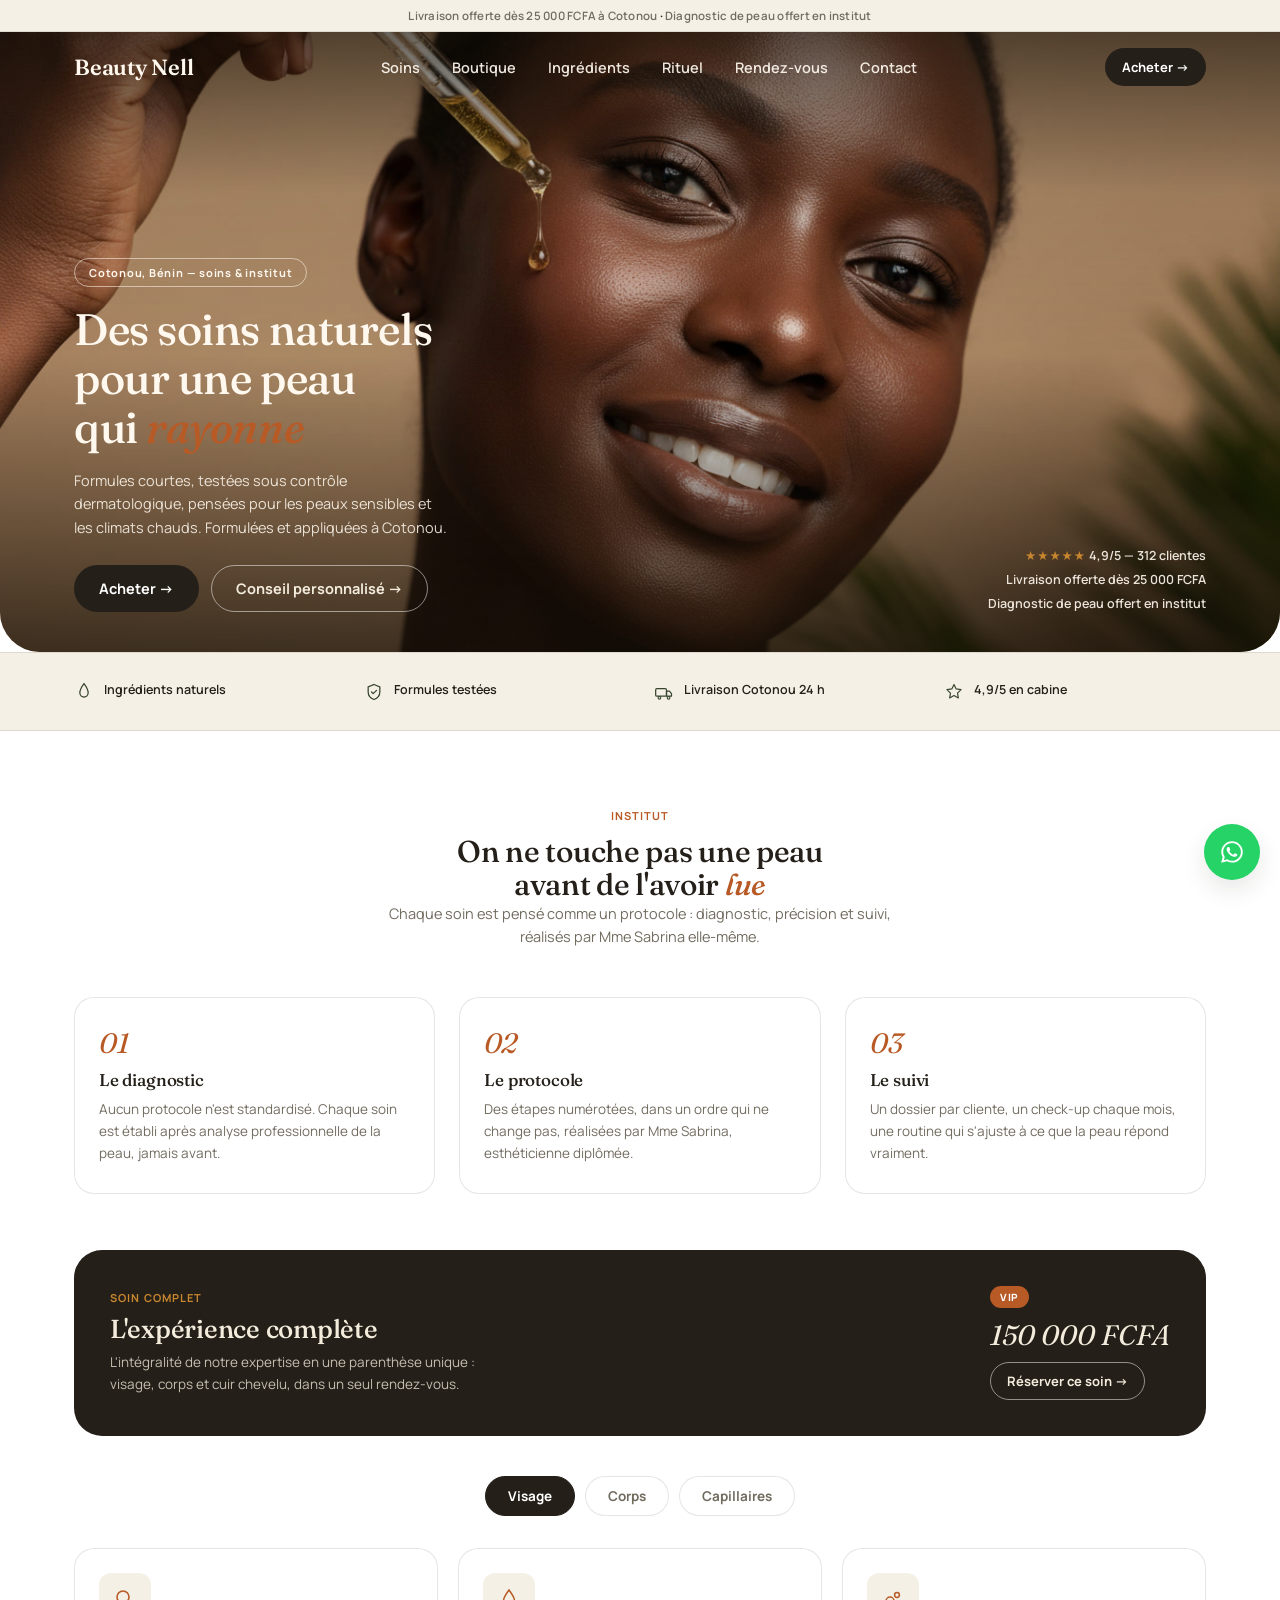
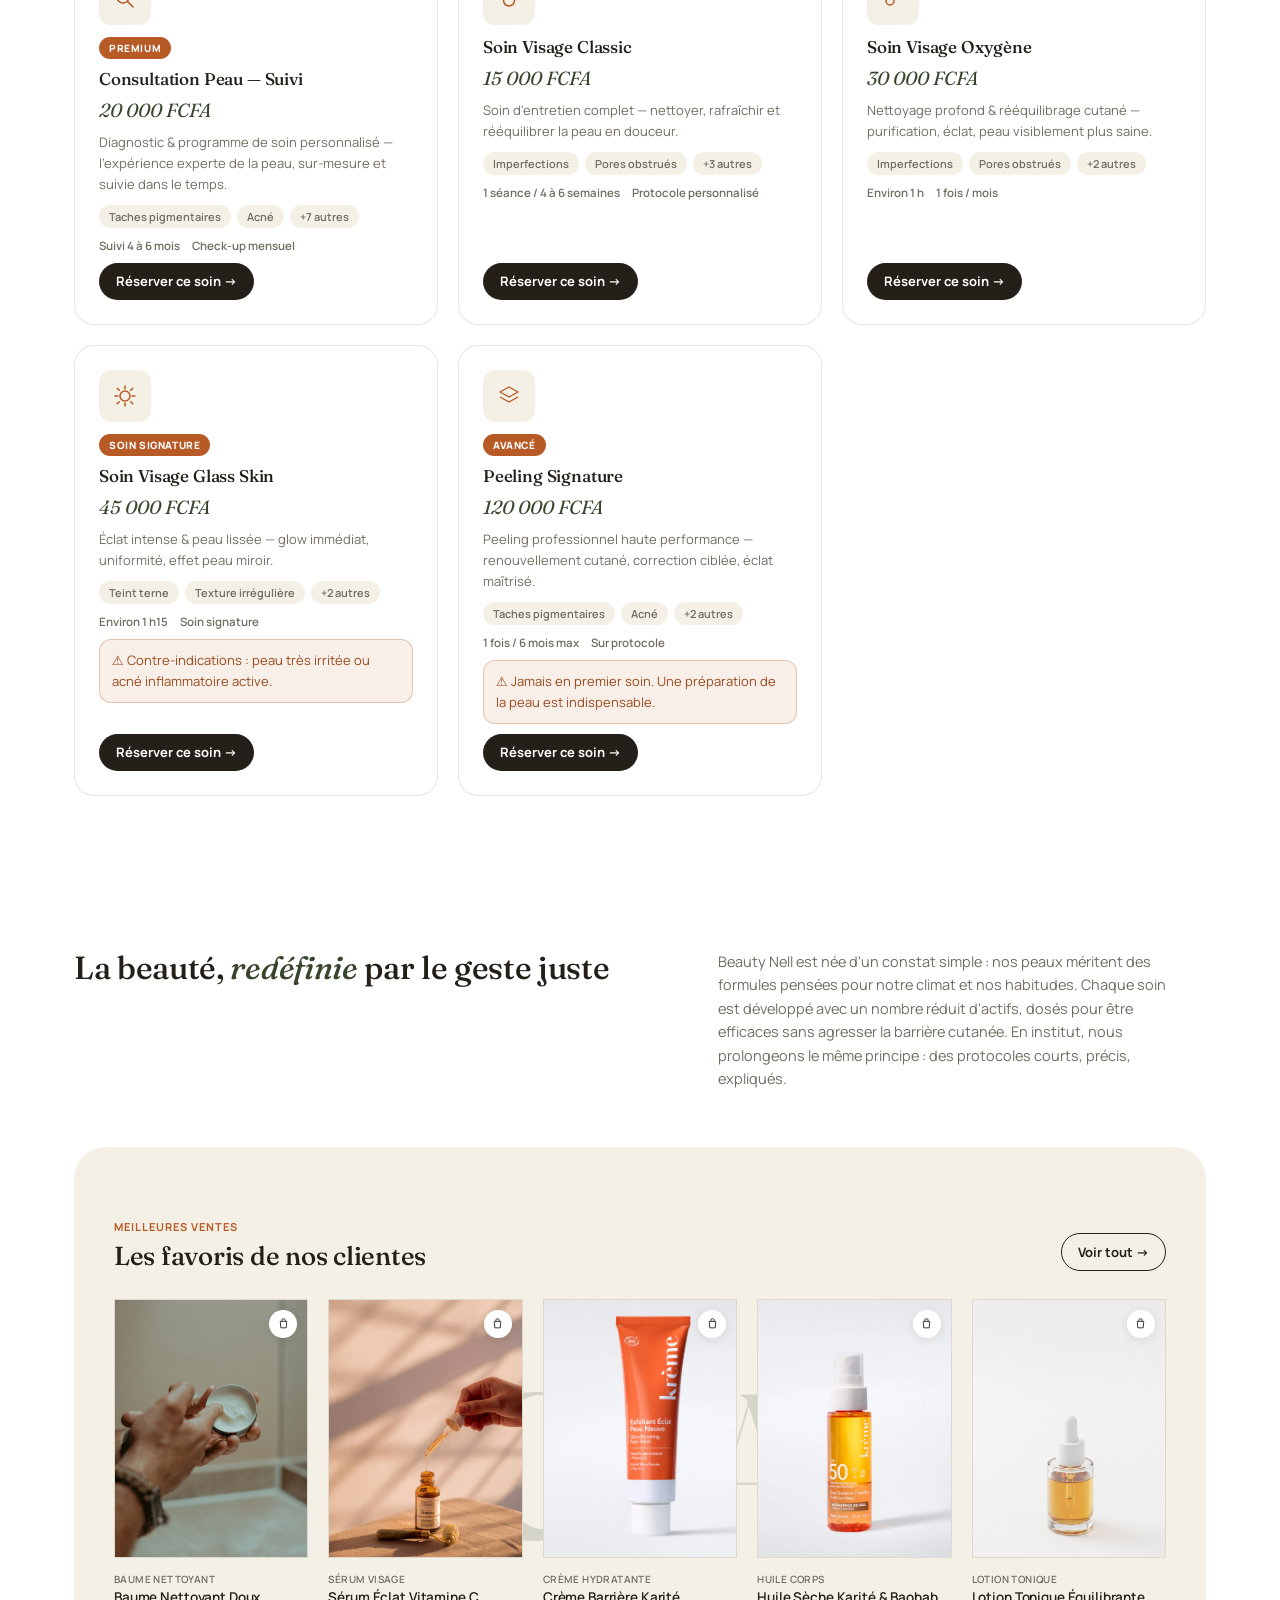
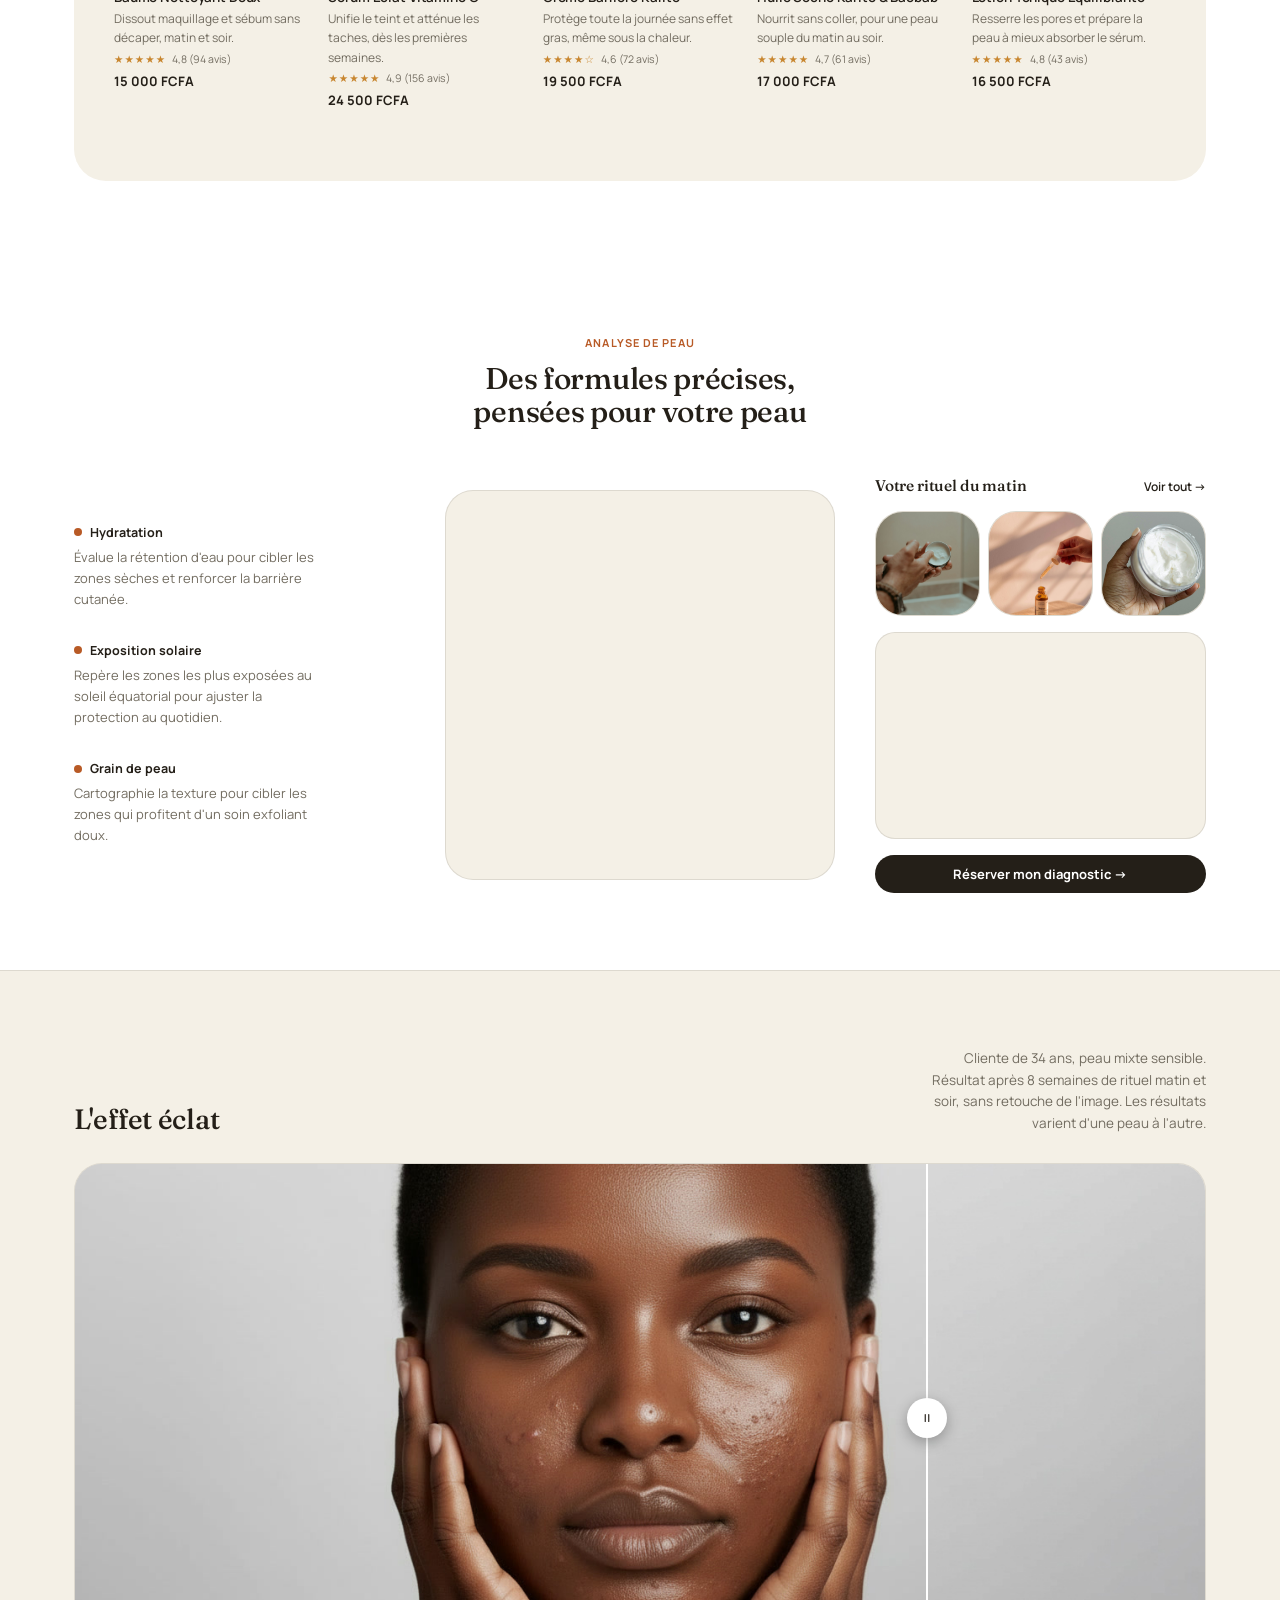
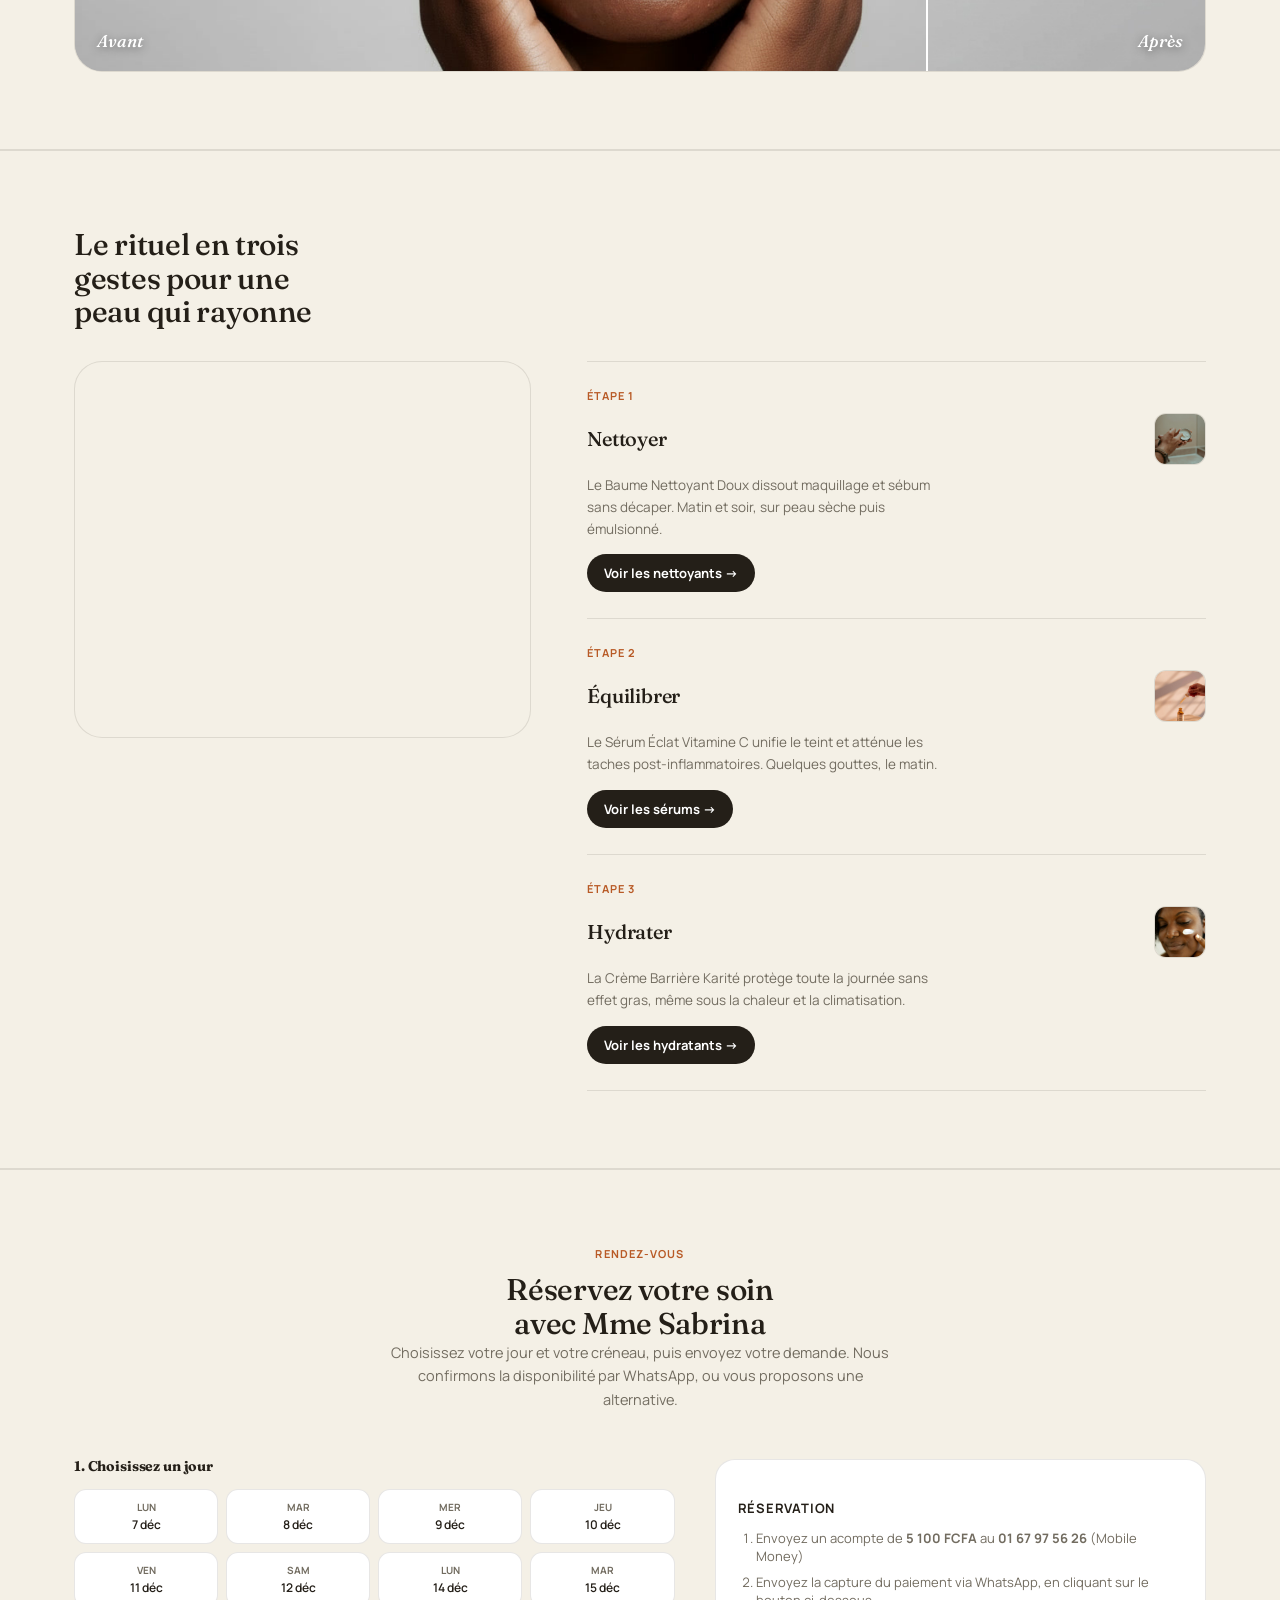
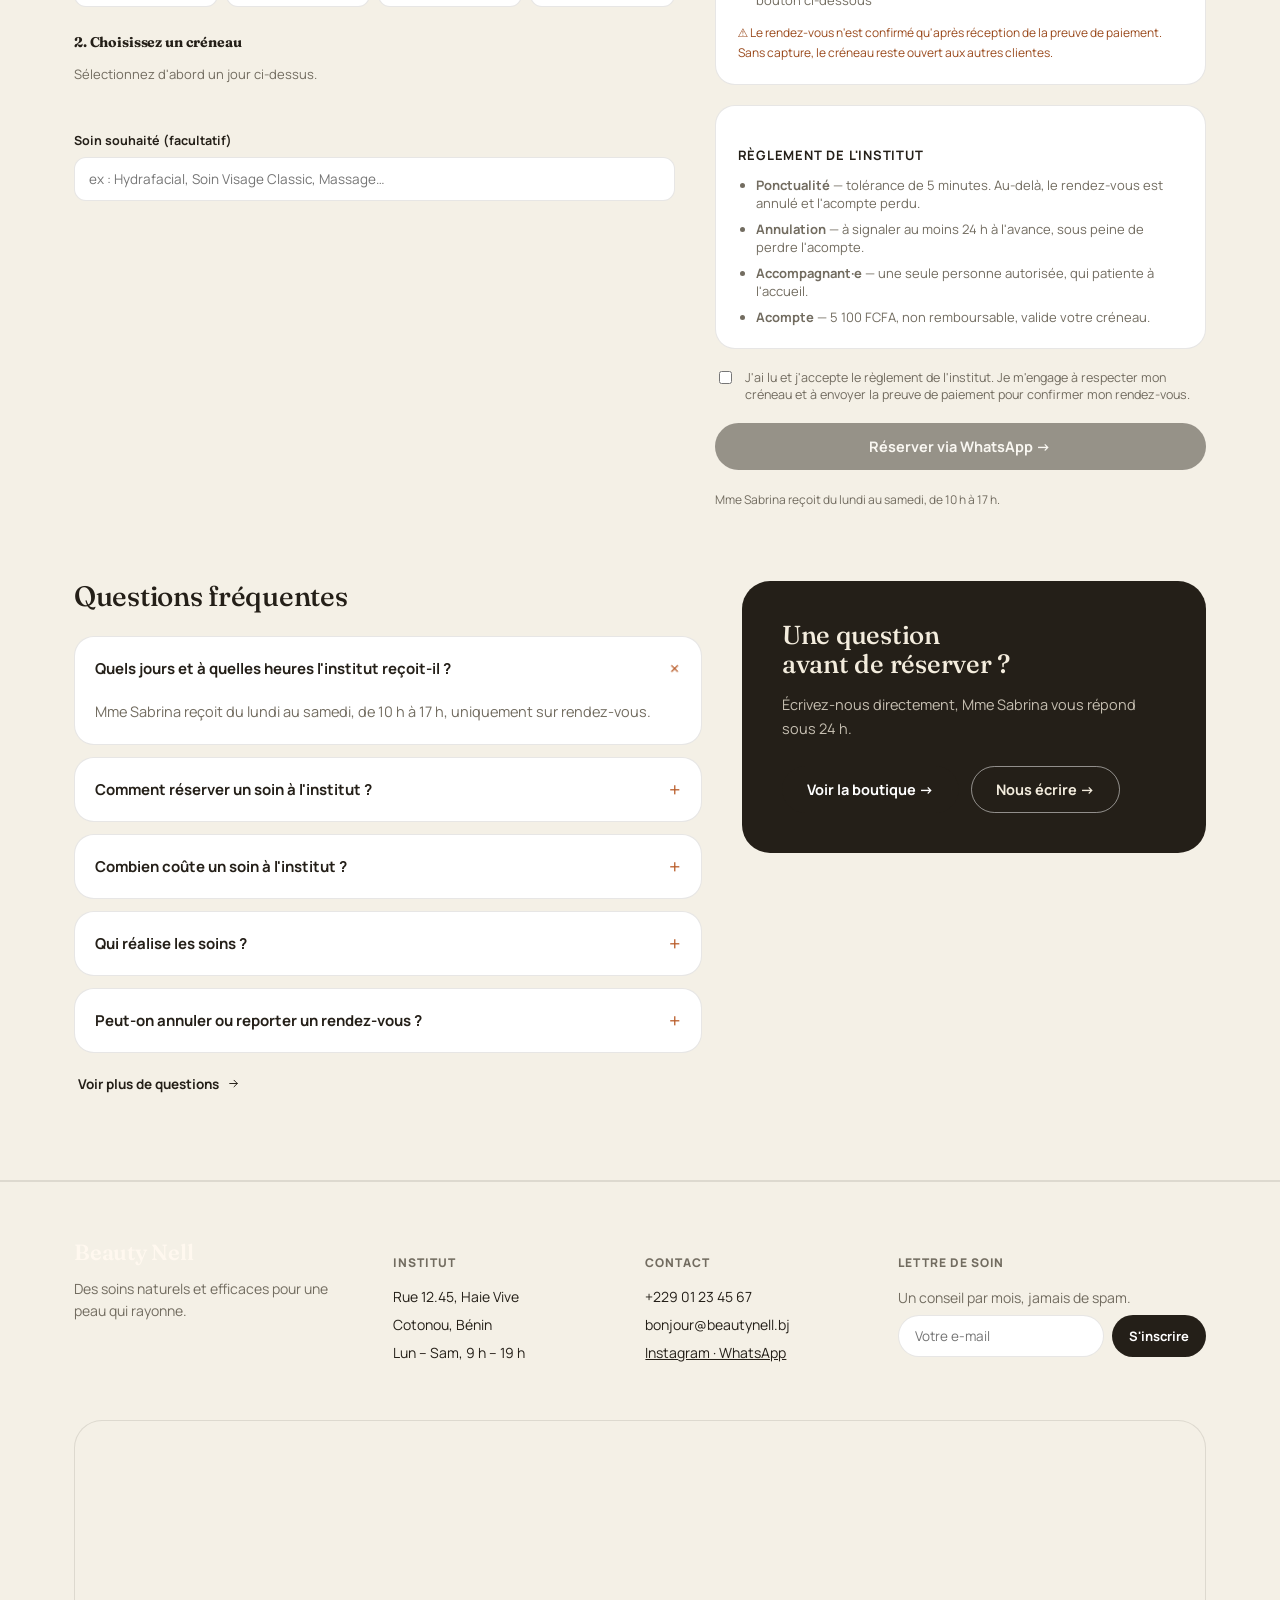
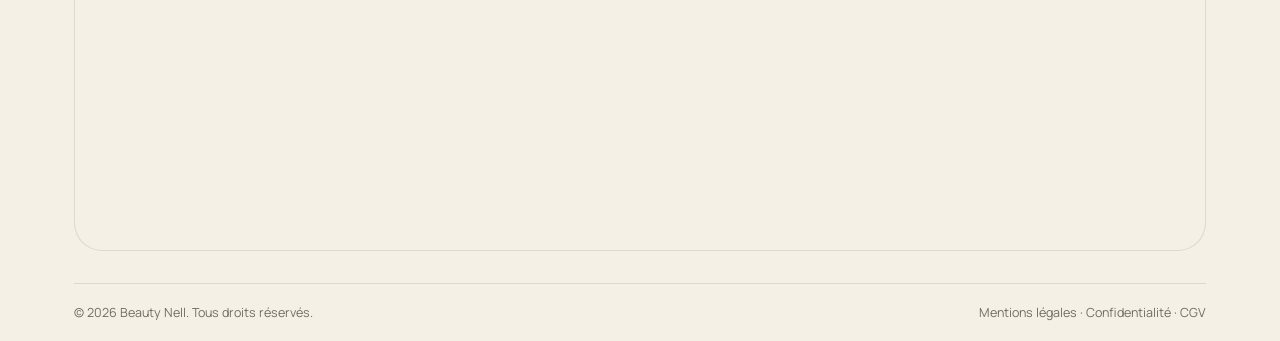
<file: index.html>
<!DOCTYPE html>
<html lang="fr">
<head>
  <meta charset="UTF-8">
  <meta name="viewport" content="width=device-width, initial-scale=1.0">
  <meta name="color-scheme" content="light">
  <title>Beauty Nell — Soins naturels &amp; institut de beauté à Cotonou</title>
  <meta name="description" content="Beauty Nell : des soins naturels et efficaces pour une peau qui rayonne. Boutique en ligne et institut de beauté à Cotonou, Bénin.">
  <link rel="stylesheet" href="css/style.css">
</head>
<body>

  <div class="announce">Livraison offerte dès 25&nbsp;000&nbsp;FCFA à Cotonou <strong>·</strong> Diagnostic de peau offert en institut</div>

  <div class="hero-wrap">
    <header class="nav" id="siteNav">
      <div class="wrap nav-row">
        <a class="logo" href="#top">Beauty&nbsp;Nell</a>
        <nav>
          <ul class="nav-links">
            <li><a href="#soins">Soins</a></li>
            <li><a href="#boutique">Boutique</a></li>
            <li><a href="#ingredients">Ingrédients</a></li>
            <li><a href="#rituel">Rituel</a></li>
            <li><a href="#rdv">Rendez-vous</a></li>
            <li><a href="#contact">Contact</a></li>
          </ul>
        </nav>
        <div class="nav-cta">
          <a class="btn btn-solid btn-sm" href="#boutique">Acheter →</a>
          <button class="menu-toggle" id="menuToggle" aria-label="Ouvrir le menu" aria-expanded="false">
            <svg width="18" height="18" viewBox="0 0 18 18" fill="none"><path d="M2 5h14M2 9h14M2 13h14" stroke="currentColor" stroke-width="1.6" stroke-linecap="round"/></svg>
          </button>
        </div>
      </div>
      <div class="mobile-panel" id="mobilePanel">
        <ul>
          <li><a href="#soins">Soins</a></li>
          <li><a href="#boutique">Boutique</a></li>
          <li><a href="#ingredients">Ingrédients</a></li>
          <li><a href="#rituel">Rituel</a></li>
          <li><a href="#rdv">Rendez-vous</a></li>
          <li><a href="#contact">Contact</a></li>
        </ul>
      </div>
    </header>

    <!-- HERO -->
    <section class="hero" id="top">
      <img class="hero-bg" src="images/hero.jpg" alt="Portrait souriant, soin appliqué au visage au compte-gouttes">
      <div class="hero-overlay" aria-hidden="true"></div>
      <div class="wrap">
        <div>
          <span class="eyebrow">Cotonou, Bénin — soins &amp; institut</span>
          <h1>Des soins naturels<br>pour une peau<br>qui <em>rayonne</em></h1>
          <p class="lede">Formules courtes, testées sous contrôle dermatologique, pensées pour les peaux sensibles et les climats chauds. Formulées et appliquées à Cotonou.</p>
          <div class="hero-cta">
            <a class="btn btn-solid" href="#boutique">Acheter →</a>
            <a class="btn btn-on-dark" href="#rdv">Conseil personnalisé →</a>
          </div>
        </div>
        <div class="hero-note">
          <span><span class="stars">★★★★★</span> 4,9/5 — 312 clientes</span>
          <span>Livraison offerte dès 25&nbsp;000&nbsp;FCFA</span>
          <span>Diagnostic de peau offert en institut</span>
        </div>
      </div>
    </section>
  </div>

  <main>
    <!-- BANDE DE REASSURANCE -->
    <div class="trust">
      <div class="wrap">
        <div class="trust-item">
          <svg width="20" height="20" viewBox="0 0 24 24" fill="none"><path d="M12 2C9 6 7 9.5 7 13a5 5 0 0010 0c0-3.5-2-7-5-11z" stroke="currentColor" stroke-width="1.5"/></svg>
          <span>Ingrédients naturels</span>
        </div>
        <div class="trust-item">
          <svg width="20" height="20" viewBox="0 0 24 24" fill="none"><path d="M12 3l7 3v6c0 4.5-3 7.5-7 9-4-1.5-7-4.5-7-9V6l7-3z" stroke="currentColor" stroke-width="1.5"/><path d="M9 12l2 2 4-4" stroke="currentColor" stroke-width="1.5" stroke-linecap="round" stroke-linejoin="round"/></svg>
          <span>Formules testées</span>
        </div>
        <div class="trust-item">
          <svg width="20" height="20" viewBox="0 0 24 24" fill="none"><rect x="2" y="8" width="13" height="9" rx="1.5" stroke="currentColor" stroke-width="1.5"/><path d="M15 11h3.5L21 14v3h-6v-6z" stroke="currentColor" stroke-width="1.5" stroke-linejoin="round"/><circle cx="6.5" cy="19" r="1.6" stroke="currentColor" stroke-width="1.3"/><circle cx="17.5" cy="19" r="1.6" stroke="currentColor" stroke-width="1.3"/></svg>
          <span>Livraison Cotonou 24&nbsp;h</span>
        </div>
        <div class="trust-item">
          <svg width="20" height="20" viewBox="0 0 24 24" fill="none"><path d="M12 3l2.6 5.3 5.9.9-4.3 4.1 1 5.8L12 16.3 6.8 19.1l1-5.8-4.3-4.1 5.9-.9L12 3z" stroke="currentColor" stroke-width="1.4" stroke-linejoin="round"/></svg>
          <span>4,9/5 en cabine</span>
        </div>
      </div>
    </div>

    <!-- INSTITUT : méthode + soins -->
    <section id="soins">
      <div class="wrap">
        <div class="diag-head">
          <span class="eyebrow-center">Institut</span>
          <h2>On ne touche pas une peau<br>avant de l'avoir <em>lue</em></h2>
          <p>Chaque soin est pensé comme un protocole&nbsp;: diagnostic, précision et suivi, réalisés par Mme Sabrina elle-même.</p>
        </div>

        <div class="method-grid">
          <div class="method-card">
            <span class="method-num">01</span>
            <h3>Le diagnostic</h3>
            <p>Aucun protocole n'est standardisé. Chaque soin est établi après analyse professionnelle de la peau, jamais avant.</p>
          </div>
          <div class="method-card">
            <span class="method-num">02</span>
            <h3>Le protocole</h3>
            <p>Des étapes numérotées, dans un ordre qui ne change pas, réalisées par Mme Sabrina, esthéticienne diplômée.</p>
          </div>
          <div class="method-card">
            <span class="method-num">03</span>
            <h3>Le suivi</h3>
            <p>Un dossier par cliente, un check-up chaque mois, une routine qui s'ajuste à ce que la peau répond vraiment.</p>
          </div>
        </div>

        <div class="svc-vip">
          <div class="svc-vip-text">
            <span class="svc-vip-eyebrow">Soin complet</span>
            <h3>L'expérience complète</h3>
            <p>L'intégralité de notre expertise en une parenthèse unique&nbsp;: visage, corps et cuir chevelu, dans un seul rendez-vous.</p>
          </div>
          <div class="svc-vip-price">
            <span class="svc-badge">VIP</span>
            <span class="svc-vip-amount">150&nbsp;000&nbsp;FCFA</span>
            <a class="btn btn-on-dark btn-sm" href="#rdv">Réserver ce soin →</a>
          </div>
        </div>

        <div class="svc-tabs" id="svcTabs">
          <button class="svc-tab is-active" data-cat="visage" type="button">Visage</button>
          <button class="svc-tab" data-cat="corps" type="button">Corps</button>
          <button class="svc-tab" data-cat="capillaire" type="button">Capillaires</button>
        </div>

        <div class="svc-grid" data-panel="visage">
          <div class="svc-card">
            <div class="svc-icon"><svg width="24" height="24" viewBox="0 0 24 24" fill="none"><circle cx="10" cy="10" r="6" stroke="currentColor" stroke-width="1.6"/><path d="M14.5 14.5L20 20" stroke="currentColor" stroke-width="1.6" stroke-linecap="round"/></svg></div>
            <span class="svc-badge">Premium</span>
            <h3>Consultation Peau — Suivi</h3>
            <span class="svc-price">20&nbsp;000&nbsp;FCFA</span>
            <p>Diagnostic &amp; programme de soin personnalisé — l'expérience experte de la peau, sur-mesure et suivie dans le temps.</p>
            <div class="svc-tags"><span>Taches pigmentaires</span><span>Acné</span><span>+7 autres</span></div>
            <div class="svc-meta"><span>Suivi 4 à 6 mois</span><span>Check-up mensuel</span></div>
            <a class="btn btn-solid btn-sm" href="#rdv">Réserver ce soin →</a>
          </div>
          <div class="svc-card">
            <div class="svc-icon"><svg width="24" height="24" viewBox="0 0 24 24" fill="none"><path d="M12 3c-3 4-5.5 7.5-5.5 10.5a5.5 5.5 0 0011 0C17.5 10.5 15 7 12 3z" stroke="currentColor" stroke-width="1.5"/></svg></div>
            <h3>Soin Visage Classic</h3>
            <span class="svc-price">15&nbsp;000&nbsp;FCFA</span>
            <p>Soin d'entretien complet — nettoyer, rafraîchir et rééquilibrer la peau en douceur.</p>
            <div class="svc-tags"><span>Imperfections</span><span>Pores obstrués</span><span>+3 autres</span></div>
            <div class="svc-meta"><span>1 séance / 4 à 6 semaines</span><span>Protocole personnalisé</span></div>
            <a class="btn btn-solid btn-sm" href="#rdv">Réserver ce soin →</a>
          </div>
          <div class="svc-card">
            <div class="svc-icon"><svg width="24" height="24" viewBox="0 0 24 24" fill="none"><circle cx="9" cy="14" r="4" stroke="currentColor" stroke-width="1.5"/><circle cx="16" cy="8" r="2.4" stroke="currentColor" stroke-width="1.5"/></svg></div>
            <h3>Soin Visage Oxygène</h3>
            <span class="svc-price">30&nbsp;000&nbsp;FCFA</span>
            <p>Nettoyage profond &amp; rééquilibrage cutané — purification, éclat, peau visiblement plus saine.</p>
            <div class="svc-tags"><span>Imperfections</span><span>Pores obstrués</span><span>+2 autres</span></div>
            <div class="svc-meta"><span>Environ 1&nbsp;h</span><span>1 fois / mois</span></div>
            <a class="btn btn-solid btn-sm" href="#rdv">Réserver ce soin →</a>
          </div>
          <div class="svc-card">
            <div class="svc-icon"><svg width="24" height="24" viewBox="0 0 24 24" fill="none"><circle cx="12" cy="12" r="5" stroke="currentColor" stroke-width="1.5"/><path d="M12 2v3M12 19v3M4.2 4.2l2.1 2.1M17.7 17.7l2.1 2.1M2 12h3M19 12h3M4.2 19.8l2.1-2.1M17.7 6.3l2.1-2.1" stroke="currentColor" stroke-width="1.5" stroke-linecap="round"/></svg></div>
            <span class="svc-badge">Soin signature</span>
            <h3>Soin Visage Glass Skin</h3>
            <span class="svc-price">45&nbsp;000&nbsp;FCFA</span>
            <p>Éclat intense &amp; peau lissée — glow immédiat, uniformité, effet peau miroir.</p>
            <div class="svc-tags"><span>Teint terne</span><span>Texture irrégulière</span><span>+2 autres</span></div>
            <div class="svc-meta"><span>Environ 1&nbsp;h15</span><span>Soin signature</span></div>
            <p class="svc-warn">⚠ Contre-indications&nbsp;: peau très irritée ou acné inflammatoire active.</p>
            <a class="btn btn-solid btn-sm" href="#rdv">Réserver ce soin →</a>
          </div>
          <div class="svc-card">
            <div class="svc-icon"><svg width="24" height="24" viewBox="0 0 24 24" fill="none"><path d="M12 3l9 5-9 5-9-5 9-5z" stroke="currentColor" stroke-width="1.4" stroke-linejoin="round"/><path d="M3 13l9 5 9-5" stroke="currentColor" stroke-width="1.4" stroke-linejoin="round"/></svg></div>
            <span class="svc-badge">Avancé</span>
            <h3>Peeling Signature</h3>
            <span class="svc-price">120&nbsp;000&nbsp;FCFA</span>
            <p>Peeling professionnel haute performance — renouvellement cutané, correction ciblée, éclat maîtrisé.</p>
            <div class="svc-tags"><span>Taches pigmentaires</span><span>Acné</span><span>+2 autres</span></div>
            <div class="svc-meta"><span>1 fois / 6 mois max</span><span>Sur protocole</span></div>
            <p class="svc-warn">⚠ Jamais en premier soin. Une préparation de la peau est indispensable.</p>
            <a class="btn btn-solid btn-sm" href="#rdv">Réserver ce soin →</a>
          </div>
        </div>

        <div class="svc-grid" data-panel="corps" hidden>
          <div class="svc-card">
            <div class="svc-icon"><svg width="24" height="24" viewBox="0 0 24 24" fill="none"><path d="M12 3l1.4 5.6L19 10l-5.6 1.4L12 17l-1.4-5.6L5 10l5.6-1.4L12 3z" stroke="currentColor" stroke-width="1.3" stroke-linejoin="round"/></svg></div>
            <h3>Gommage Luxury</h3>
            <span class="svc-price">45&nbsp;000&nbsp;FCFA</span>
            <p>Gommage corps, rituel de régénération cutanée — exfoliation avancée, éclat du corps, peau ultra douce.</p>
            <div class="svc-tags"><span>Teint irrégulier</span><span>Peau sèche</span><span>Manque d'éclat</span></div>
            <div class="svc-meta"><span>1 fois / 2 mois</span></div>
            <a class="btn btn-solid btn-sm" href="#rdv">Réserver ce soin →</a>
          </div>
          <div class="svc-card">
            <div class="svc-icon"><svg width="24" height="24" viewBox="0 0 24 24" fill="none"><path d="M4 9c2-2 4-2 6 0s4 2 6 0s4-2 4 0" stroke="currentColor" stroke-width="1.5" stroke-linecap="round"/><path d="M4 15c2-2 4-2 6 0s4 2 6 0s4-2 4 0" stroke="currentColor" stroke-width="1.5" stroke-linecap="round"/></svg></div>
            <h3>Massage Signature</h3>
            <span class="svc-price">30&nbsp;000&nbsp;FCFA</span>
            <p>Relaxation profonde, libération des tensions, expérience sensorielle totale.</p>
            <div class="svc-tags"><span>Détente</span><span>Bien-être global</span></div>
            <div class="svc-meta"><span>1&nbsp;heure</span><span>À volonté</span></div>
            <a class="btn btn-solid btn-sm" href="#rdv">Réserver ce soin →</a>
          </div>
        </div>

        <div class="svc-grid" data-panel="capillaire" hidden>
          <div class="svc-card">
            <div class="svc-icon"><svg width="24" height="24" viewBox="0 0 24 24" fill="none"><path d="M6 21c0-6 2-9 2-13a4 4 0 018 0c0 3-2 4-2 8" stroke="currentColor" stroke-width="1.5" stroke-linecap="round"/></svg></div>
            <span class="svc-badge">Premium</span>
            <h3>Consultation Capillaire Premium</h3>
            <span class="svc-price">30&nbsp;000&nbsp;FCFA</span>
            <p>Analyse &amp; accompagnement personnalisé sur 3 mois — comprendre vos cheveux et votre cuir chevelu, puis construire la routine qui leur convient.</p>
            <div class="svc-tags"><span>Cuir chevelu sensible</span><span>Cheveux secs</span><span>Bien-être global</span></div>
            <div class="svc-meta"><span>30 minutes</span><span>Suivi 3 mois</span><span>Présentiel ou à distance</span></div>
            <a class="btn btn-solid btn-sm" href="#rdv">Réserver ce soin →</a>
          </div>
          <div class="svc-card">
            <div class="svc-icon"><svg width="24" height="24" viewBox="0 0 24 24" fill="none"><path d="M4 14h16a8 4 0 01-16 0z" stroke="currentColor" stroke-width="1.5"/><path d="M9 9c0-1.5 1-1.5 1-3M12 9c0-1.5 1-1.5 1-3M15 9c0-1.5 1-1.5 1-3" stroke="currentColor" stroke-width="1.3" stroke-linecap="round"/></svg></div>
            <h3>Le Hair Spa</h3>
            <span class="svc-price">15&nbsp;000&nbsp;FCFA</span>
            <p>Rituel capillaire &amp; détente profonde — soin du cuir chevelu, relaxation intense, expertise capillaire.</p>
            <div class="svc-tags"><span>Cuir chevelu sensible</span><span>Cheveux secs</span><span>Bien-être global</span></div>
            <div class="svc-meta"><span>1 séance / mois</span></div>
            <a class="btn btn-solid btn-sm" href="#rdv">Réserver ce soin →</a>
          </div>
          <div class="svc-card">
            <div class="svc-icon"><svg width="24" height="24" viewBox="0 0 24 24" fill="none"><path d="M8 14V6M8 6l-3 3M8 6l3 3" stroke="currentColor" stroke-width="1.5" stroke-linecap="round" stroke-linejoin="round"/><path d="M16 18V10M16 10l-3 3M16 10l3 3" stroke="currentColor" stroke-width="1.5" stroke-linecap="round" stroke-linejoin="round"/></svg></div>
            <h3>Soin Activateur de Pousse</h3>
            <span class="svc-price">25&nbsp;000&nbsp;FCFA</span>
            <p>Microstimulation capillaire avancée — pousse des cheveux, densité, réactivation du cuir chevelu.</p>
            <div class="svc-tags"><span>Chute des cheveux</span><span>Stimulation de pousse</span><span>Cheveux abîmés</span></div>
            <div class="svc-meta"><span>1 séance / mois</span><span>Cure 6 mois min.</span></div>
            <a class="btn btn-solid btn-sm" href="#rdv">Réserver ce soin →</a>
          </div>
        </div>
      </div>
    </section>

    <!-- MANIFESTE -->
    <section id="apropos">
      <div class="wrap">
        <div class="manifesto-head">
          <h2 style="font-size:clamp(22px,3vw,32px);">La beauté, <span class="accent-word">redéfinie</span> par le geste juste</h2>
          <p>Beauty Nell est née d'un constat simple&nbsp;: nos peaux méritent des formules pensées pour notre climat et nos habitudes. Chaque soin est développé avec un nombre réduit d'actifs, dosés pour être efficaces sans agresser la barrière cutanée. En institut, nous prolongeons le même principe&nbsp;: des protocoles courts, précis, expliqués.</p>
        </div>

        <div class="filigrane-wrap" id="ingredients">
          <div class="filigrane-word" aria-hidden="true">ÉCLAT</div>

          <div class="prod-head">
            <div>
              <span class="prod-eyebrow">Meilleures ventes</span>
              <h2 class="prod-title">Les favoris de nos clientes</h2>
            </div>
            <a class="btn btn-ghost btn-sm" href="catalogue.html">Voir tout →</a>
          </div>

          <div class="product-row">
            <div class="product-card">
              <div class="frame product-ph video-hover">
                <img class="vh-img" src="images/cleansing-balm.jpg" alt="Baume Nettoyant Doux, packshot">
                <video class="vh-video" src="videos/balm-jar.mp4" autoplay muted playsinline aria-hidden="true"></video>
                <a class="product-cart" href="#" aria-label="Ajouter Baume Nettoyant Doux au panier"><svg width="13" height="13" viewBox="0 0 24 24" fill="none"><path d="M6 8h12l-1 12H7L6 8z" stroke="currentColor" stroke-width="1.6" stroke-linejoin="round"/><path d="M9 8V6a3 3 0 016 0v2" stroke="currentColor" stroke-width="1.6"/></svg></a>
              </div>
              <span class="product-cat">Baume nettoyant</span>
              <h3>Baume Nettoyant Doux</h3>
              <p>Dissout maquillage et sébum sans décaper, matin et soir.</p>
              <div class="product-rating"><span class="stars">★★★★★</span><span class="product-reviews">4,8 (94 avis)</span></div>
              <span class="product-price">15&nbsp;000&nbsp;FCFA</span>
            </div>
            <div class="product-card">
              <div class="frame product-ph video-hover">
                <img class="vh-img" src="images/serum.jpg" alt="Sérum Éclat Vitamine C, goutte de sérum">
                <video class="vh-video" src="videos/serum-drop.mp4" autoplay muted playsinline aria-hidden="true"></video>
                <a class="product-cart" href="#" aria-label="Ajouter Sérum Éclat Vitamine C au panier"><svg width="13" height="13" viewBox="0 0 24 24" fill="none"><path d="M6 8h12l-1 12H7L6 8z" stroke="currentColor" stroke-width="1.6" stroke-linejoin="round"/><path d="M9 8V6a3 3 0 016 0v2" stroke="currentColor" stroke-width="1.6"/></svg></a>
              </div>
              <span class="product-cat">Sérum visage</span>
              <h3>Sérum Éclat Vitamine&nbsp;C</h3>
              <p>Unifie le teint et atténue les taches, dès les premières semaines.</p>
              <div class="product-rating"><span class="stars">★★★★★</span><span class="product-reviews">4,9 (156 avis)</span></div>
              <span class="product-price">24&nbsp;500&nbsp;FCFA</span>
            </div>
            <div class="product-card">
              <div class="frame product-ph video-hover">
                <img class="vh-img" src="images/cream-tube.jpg" alt="Crème Barrière Karité, tube">
                <video class="vh-video" src="videos/cream-tube.mp4" autoplay muted playsinline aria-hidden="true"></video>
                <a class="product-cart" href="#" aria-label="Ajouter Crème Barrière Karité au panier"><svg width="13" height="13" viewBox="0 0 24 24" fill="none"><path d="M6 8h12l-1 12H7L6 8z" stroke="currentColor" stroke-width="1.6" stroke-linejoin="round"/><path d="M9 8V6a3 3 0 016 0v2" stroke="currentColor" stroke-width="1.6"/></svg></a>
              </div>
              <span class="product-cat">Crème hydratante</span>
              <h3>Crème Barrière Karité</h3>
              <p>Protège toute la journée sans effet gras, même sous la chaleur.</p>
              <div class="product-rating"><span class="stars">★★★★☆</span><span class="product-reviews">4,6 (72 avis)</span></div>
              <span class="product-price">19&nbsp;500&nbsp;FCFA</span>
            </div>
            <div class="product-card">
              <div class="frame product-ph video-hover">
                <img class="vh-img" src="images/spray-bottle.jpg" alt="Huile Sèche Karité et Baobab, flacon spray">
                <video class="vh-video" src="videos/spray-bottle.mp4" autoplay muted playsinline aria-hidden="true"></video>
                <a class="product-cart" href="#" aria-label="Ajouter Huile Sèche Karité et Baobab au panier"><svg width="13" height="13" viewBox="0 0 24 24" fill="none"><path d="M6 8h12l-1 12H7L6 8z" stroke="currentColor" stroke-width="1.6" stroke-linejoin="round"/><path d="M9 8V6a3 3 0 016 0v2" stroke="currentColor" stroke-width="1.6"/></svg></a>
              </div>
              <span class="product-cat">Huile corps</span>
              <h3>Huile Sèche Karité &amp; Baobab</h3>
              <p>Nourrit sans coller, pour une peau souple du matin au soir.</p>
              <div class="product-rating"><span class="stars">★★★★★</span><span class="product-reviews">4,7 (61 avis)</span></div>
              <span class="product-price">17&nbsp;000&nbsp;FCFA</span>
            </div>
            <div class="product-card">
              <div class="frame product-ph video-hover">
                <img class="vh-img" src="images/serum-amber.jpg" alt="Lotion Tonique Équilibrante, flacon compte-gouttes ambré">
                <video class="vh-video" src="videos/serum-amber.mp4" autoplay muted playsinline aria-hidden="true"></video>
                <a class="product-cart" href="#" aria-label="Ajouter Lotion Tonique Équilibrante au panier"><svg width="13" height="13" viewBox="0 0 24 24" fill="none"><path d="M6 8h12l-1 12H7L6 8z" stroke="currentColor" stroke-width="1.6" stroke-linejoin="round"/><path d="M9 8V6a3 3 0 016 0v2" stroke="currentColor" stroke-width="1.6"/></svg></a>
              </div>
              <span class="product-cat">Lotion tonique</span>
              <h3>Lotion Tonique Équilibrante</h3>
              <p>Resserre les pores et prépare la peau à mieux absorber le sérum.</p>
              <div class="product-rating"><span class="stars">★★★★★</span><span class="product-reviews">4,8 (43 avis)</span></div>
              <span class="product-price">16&nbsp;500&nbsp;FCFA</span>
            </div>
          </div>
        </div>
      </div>
    </section>

    <!-- DIAGNOSTIC DE PEAU -->
    <section id="diagnostic">
      <div class="wrap">
        <div class="diag-head">
          <span class="eyebrow-center">Analyse de peau</span>
          <h2>Des formules précises,<br>pensées pour votre peau</h2>
        </div>
        <div class="diag-layout">
          <ul class="diag-points">
            <li>
              <span class="diag-tag"><i></i>Hydratation</span>
              <p>Évalue la rétention d'eau pour cibler les zones sèches et renforcer la barrière cutanée.</p>
            </li>
            <li>
              <span class="diag-tag"><i></i>Exposition solaire</span>
              <p>Repère les zones les plus exposées au soleil équatorial pour ajuster la protection au quotidien.</p>
            </li>
            <li>
              <span class="diag-tag"><i></i>Grain de peau</span>
              <p>Cartographie la texture pour cibler les zones qui profitent d'un soin exfoliant doux.</p>
            </li>
          </ul>

          <div class="diag-photo frame">
            <video src="videos/woman-portrait.mp4" autoplay muted loop playsinline aria-label="Analyse de peau, portrait femme"></video>
          </div>

          <div class="diag-side">
            <div class="diag-side-head">
              <h3>Votre rituel du matin</h3>
              <a href="#boutique">Voir tout →</a>
            </div>
            <div class="diag-thumbs">
              <div class="frame"><img src="images/cleansing-balm.jpg" alt="Baume Nettoyant Doux"></div>
              <div class="frame"><img src="images/serum.jpg" alt="Sérum Éclat Vitamine C"></div>
              <div class="frame"><img src="images/cream-jar.jpg" alt="Crème Barrière Karité"></div>
            </div>
            <div class="diag-promo">
              <video src="videos/product-loop.mp4" autoplay muted loop playsinline aria-label="Animation produit Beauty Nell"></video>
            </div>
            <a class="btn btn-solid btn-sm diag-cta" href="#rdv">Réserver mon diagnostic →</a>
          </div>
        </div>
      </div>
    </section>

    <!-- EFFET ECLAT : avant/après + témoignage -->
    <section id="boutique" style="background:var(--canvas-deep);border-block:1px solid var(--line);">
      <div class="wrap">
        <div class="ba-head">
          <h2 class="section-title" style="margin:0;">L'effet éclat</h2>
          <p>Cliente de 34 ans, peau mixte sensible. Résultat après 8 semaines de rituel matin et soir, sans retouche de l'image. Les résultats varient d'une peau à l'autre.</p>
        </div>
        <div class="glow-card">
          <div class="ba" id="baSlider">
            <img class="ba-layer ba-after" src="images/peau-apres.jpg" alt="Peau après le rituel Beauty Nell, résultat après 8 semaines">
            <img class="ba-layer ba-before" src="images/peau-avant.jpg" alt="Peau avant le rituel Beauty Nell">
            <span class="ba-tag before">Avant</span>
            <span class="ba-tag after">Après</span>
            <div class="ba-line" id="baLine">
              <span class="ba-handle" aria-hidden="true">
                <svg width="14" height="14" viewBox="0 0 24 24" fill="none"><path d="M9 6v12M15 6v12" stroke="currentColor" stroke-width="2" stroke-linecap="round"/></svg>
              </span>
            </div>
          </div>
        </div>
      </div>
    </section>

    <!-- RITUEL -->
    <section id="rituel" style="background:var(--canvas-deep);border-block:1px solid var(--line);">
      <div class="wrap">
        <h2 class="ritual-heading">Le rituel en trois gestes pour une peau qui rayonne</h2>
        <div class="ritual-layout">
          <div class="frame ritual-image">
            <video src="videos/jar-unscrew.mp4" autoplay muted loop playsinline aria-label="Les trois soins du rituel Beauty Nell, flacons alignés"></video>
          </div>
          <ol class="ritual-list">
            <li class="ritual-step">
              <span class="step-label">Étape 1</span>
              <div class="ritual-step-head">
                <h3>Nettoyer</h3>
                <div class="frame ritual-thumb"><img src="images/cleansing-balm.jpg" alt=""></div>
              </div>
              <p>Le Baume Nettoyant Doux dissout maquillage et sébum sans décaper. Matin et soir, sur peau sèche puis émulsionné.</p>
              <a class="btn btn-solid btn-sm" href="#">Voir les nettoyants →</a>
            </li>
            <li class="ritual-step">
              <span class="step-label">Étape 2</span>
              <div class="ritual-step-head">
                <h3>Équilibrer</h3>
                <div class="frame ritual-thumb"><img src="images/serum.jpg" alt=""></div>
              </div>
              <p>Le Sérum Éclat Vitamine C unifie le teint et atténue les taches post-inflammatoires. Quelques gouttes, le matin.</p>
              <a class="btn btn-solid btn-sm" href="#">Voir les sérums →</a>
            </li>
            <li class="ritual-step">
              <span class="step-label">Étape 3</span>
              <div class="ritual-step-head">
                <h3>Hydrater</h3>
                <div class="frame ritual-thumb"><img src="images/lotion-face.jpg" alt=""></div>
              </div>
              <p>La Crème Barrière Karité protège toute la journée sans effet gras, même sous la chaleur et la climatisation.</p>
              <a class="btn btn-solid btn-sm" href="#">Voir les hydratants →</a>
            </li>
          </ol>
        </div>
      </div>
    </section>

    <!-- RESERVATION + FAQ -->
    <section id="rdv" style="background:var(--canvas-deep);border-block:1px solid var(--line);">
      <div class="wrap">
        <div class="diag-head">
          <span class="eyebrow-center">Rendez-vous</span>
          <h2>Réservez votre soin avec Mme Sabrina</h2>
          <p>Choisissez votre jour et votre créneau, puis envoyez votre demande. Nous confirmons la disponibilité par WhatsApp, ou vous proposons une alternative.</p>
        </div>

        <div class="booking-layout">
          <div class="booking-picker">
            <h3>1. Choisissez un jour</h3>
            <div class="booking-days" id="bookingDays"></div>

            <h3>2. Choisissez un créneau</h3>
            <div class="booking-slots" id="bookingSlots">
              <p class="booking-hint">Sélectionnez d'abord un jour ci-dessus.</p>
            </div>

            <label class="booking-field">
              Soin souhaité (facultatif)
              <input type="text" id="bookingSoin" placeholder="ex : Hydrafacial, Soin Visage Classic, Massage…">
            </label>
          </div>

          <div class="booking-side">
            <div class="policy-box">
              <h4>Réservation</h4>
              <ol>
                <li>Envoyez un acompte de <strong>5&nbsp;100&nbsp;FCFA</strong> au <strong>01 67 97 56 26</strong> (Mobile Money)</li>
                <li>Envoyez la capture du paiement via WhatsApp, en cliquant sur le bouton ci-dessous</li>
              </ol>
              <p class="policy-warn">⚠ Le rendez-vous n'est confirmé qu'après réception de la preuve de paiement. Sans capture, le créneau reste ouvert aux autres clientes.</p>
            </div>

            <div class="policy-box">
              <h4>Règlement de l'institut</h4>
              <ul>
                <li><strong>Ponctualité</strong> — tolérance de 5 minutes. Au-delà, le rendez-vous est annulé et l'acompte perdu.</li>
                <li><strong>Annulation</strong> — à signaler au moins 24&nbsp;h à l'avance, sous peine de perdre l'acompte.</li>
                <li><strong>Accompagnant·e</strong> — une seule personne autorisée, qui patiente à l'accueil.</li>
                <li><strong>Acompte</strong> — 5&nbsp;100&nbsp;FCFA, non remboursable, valide votre créneau.</li>
              </ul>
            </div>

            <label class="policy-check">
              <input type="checkbox" id="bookingAgree">
              <span>J'ai lu et j'accepte le règlement de l'institut. Je m'engage à respecter mon créneau et à envoyer la preuve de paiement pour confirmer mon rendez-vous.</span>
            </label>

            <button class="btn btn-solid" id="bookingSubmit" type="button" disabled>Réserver via WhatsApp →</button>
            <p class="booking-note">Mme Sabrina reçoit du lundi au samedi, de 10&nbsp;h à 17&nbsp;h.</p>
          </div>
        </div>

        <div class="split" style="margin-top:72px;">
          <div>
            <h2 class="section-title">Questions fréquentes</h2>

            <details class="faq" open>
              <summary>Quels jours et à quelles heures l'institut reçoit-il&nbsp;?</summary>
              <div class="faq-body"><p>Mme Sabrina reçoit du lundi au samedi, de 10&nbsp;h à 17&nbsp;h, uniquement sur rendez-vous.</p></div>
            </details>
            <details class="faq">
              <summary>Comment réserver un soin à l'institut&nbsp;?</summary>
              <div class="faq-body"><p>Choisissez un jour et un créneau dans le module de réservation ci-dessus, envoyez un acompte de 5&nbsp;100&nbsp;FCFA par Mobile Money, puis transmettez la capture du paiement via WhatsApp&nbsp;: votre rendez-vous est confirmé dès réception.</p></div>
            </details>
            <details class="faq">
              <summary>Combien coûte un soin à l'institut&nbsp;?</summary>
              <div class="faq-body"><p>Cela dépend du soin choisi&nbsp;: de 15&nbsp;000&nbsp;FCFA pour un soin d'entretien à 120&nbsp;000&nbsp;FCFA pour un peeling professionnel (150&nbsp;000&nbsp;FCFA pour le forfait "L'expérience complète"). Le détail des tarifs est indiqué sur chaque soin dans la section «&nbsp;Nos soins&nbsp;» ci-dessus.</p></div>
            </details>
            <details class="faq">
              <summary>Qui réalise les soins&nbsp;?</summary>
              <div class="faq-body"><p>Tous les soins sont réalisés par Mme Sabrina elle-même, esthéticienne diplômée.</p></div>
            </details>
            <details class="faq">
              <summary>Peut-on annuler ou reporter un rendez-vous&nbsp;?</summary>
              <div class="faq-body"><p>Oui, à condition de nous prévenir au moins 24&nbsp;h à l'avance. Passé ce délai, l'acompte n'est pas remboursé.</p></div>
            </details>
            <div class="faq-more" id="faqMore" hidden>
              <details class="faq">
                <summary>Faut-il une consultation avant un peeling&nbsp;?</summary>
                <div class="faq-body"><p>Oui. Pour les soins avec des actifs ciblés comme les peelings, une consultation préalable permet d'adapter le protocole à votre peau et d'éviter toute réaction.</p></div>
              </details>
              <details class="faq">
                <summary>Quelle est la différence entre la Consultation Peau — Suivi et la Consultation Capillaire Premium&nbsp;?</summary>
                <div class="faq-body"><p>La première suit la peau du visage sur 4 à 6 mois avec un check-up mensuel&nbsp;; la seconde suit vos cheveux et votre cuir chevelu sur 3 mois. Les deux incluent un diagnostic complet et une routine personnalisée.</p></div>
              </details>
              <details class="faq">
                <summary>Peut-on venir accompagnée&nbsp;?</summary>
                <div class="faq-body"><p>Une seule personne peut vous accompagner&nbsp;; elle patientera à l'accueil pendant votre soin.</p></div>
              </details>
              <details class="faq">
                <summary>Mes produits conviennent-ils aux peaux sensibles&nbsp;?</summary>
                <div class="faq-body"><p>Oui. Chaque formule est composée d'un nombre réduit d'actifs, sans parfum ajouté ni alcool desséchant, et testée sous contrôle dermatologique avant sa mise en vente.</p></div>
              </details>
              <details class="faq">
                <summary>En combien de temps voit-on un résultat&nbsp;?</summary>
                <div class="faq-body"><p>Le grain de peau s'affine dès 2 à 3 semaines d'usage régulier. Pour l'unification du teint et les taches, comptez 6 à 8 semaines de rituel matin et soir.</p></div>
              </details>
              <details class="faq">
                <summary>Livrez-vous en dehors de Cotonou&nbsp;?</summary>
                <div class="faq-body"><p>Oui, dans tout le Bénin sous 2 à 5 jours ouvrés selon la ville. La livraison est offerte dès 25&nbsp;000&nbsp;FCFA d'achat, où que vous soyez.</p></div>
              </details>
            </div>
            <button class="faq-toggle" id="faqToggle" type="button">
              <span>Voir plus de questions</span>
              <svg width="13" height="13" viewBox="0 0 24 24" fill="none"><path d="M5 12h14M13 6l6 6-6 6" stroke="currentColor" stroke-width="1.8" stroke-linecap="round" stroke-linejoin="round"/></svg>
            </button>
          </div>

          <div class="cta-card">
            <h3>Une question avant de réserver&nbsp;?</h3>
            <p>Écrivez-nous directement, Mme Sabrina vous répond sous 24&nbsp;h.</p>
            <div class="cta-row">
              <a class="btn btn-solid" href="#boutique">Voir la boutique →</a>
              <a class="btn btn-on-dark" href="#contact">Nous écrire →</a>
            </div>
          </div>
        </div>
      </div>
    </section>
  </main>

  <footer id="contact">
    <div class="wrap">
      <div class="footer-grid">
        <div>
          <div class="logo">Beauty&nbsp;Nell</div>
          <p>Des soins naturels et efficaces pour une peau qui rayonne.</p>
        </div>
        <div>
          <h4>Institut</h4>
          <div class="footer-col">
            <span>Rue 12.45, Haie Vive</span>
            <span>Cotonou, Bénin</span>
            <span>Lun – Sam, 9&nbsp;h – 19&nbsp;h</span>
          </div>
        </div>
        <div>
          <h4>Contact</h4>
          <div class="footer-col">
            <span>+229 01 23 45 67</span>
            <span>bonjour@beautynell.bj</span>
            <a href="#" style="text-decoration:underline;">Instagram · WhatsApp</a>
          </div>
        </div>
        <div>
          <h4>Lettre de soin</h4>
          <p>Un conseil par mois, jamais de spam.</p>
          <form class="nl-row" id="nlForm">
            <label for="nlEmail" style="position:absolute;width:1px;height:1px;overflow:hidden;clip:rect(0,0,0,0);">Adresse e-mail</label>
            <input id="nlEmail" type="email" placeholder="Votre e-mail" required>
            <button class="btn btn-solid btn-sm" type="submit">S'inscrire</button>
          </form>
          <p class="nl-note" id="nlNote">&nbsp;</p>
        </div>
      </div>
      <div class="footer-map frame">
        <iframe
          src="https://www.google.com/maps?q=Haie+Vive,+Cotonou,+B%C3%A9nin&output=embed"
          width="100%" height="100%" style="border:0;" loading="lazy"
          referrerpolicy="no-referrer-when-downgrade"
          title="Localisation Beauty Nell, Rue 12.45 Haie Vive, Cotonou"></iframe>
      </div>
      <div class="foot-bottom">
        <span>© 2026 Beauty Nell. Tous droits réservés.</span>
        <span>Mentions légales · Confidentialité · CGV</span>
      </div>
    </div>
  </footer>

  <a class="wa-float" href="https://wa.me/229167975626" target="_blank" rel="noopener" aria-label="Écrire sur WhatsApp">
    <svg width="26" height="26" viewBox="0 0 24 24" fill="currentColor"><path d="M12.04 2C6.58 2 2.13 6.45 2.13 11.91c0 1.75.46 3.39 1.26 4.81L2 22l5.42-1.35a9.9 9.9 0 004.62 1.15h.01c5.46 0 9.91-4.45 9.91-9.91C21.96 6.45 17.5 2 12.04 2zm0 18.05h-.01a8.14 8.14 0 01-4.14-1.13l-.3-.18-3.08.77.82-3-.2-.31a8.13 8.13 0 01-1.25-4.3c0-4.5 3.66-8.17 8.17-8.17 4.5 0 8.16 3.66 8.16 8.17 0 4.5-3.66 8.15-8.17 8.15zm4.48-6.1c-.24-.12-1.45-.72-1.68-.8-.23-.08-.39-.12-.56.12-.16.24-.64.8-.79.97-.14.16-.29.18-.53.06-.24-.12-1.02-.38-1.95-1.2-.72-.64-1.2-1.44-1.35-1.68-.14-.24-.02-.37.11-.49.11-.11.24-.29.36-.43.12-.14.16-.24.24-.4.08-.16.04-.3-.02-.42-.06-.12-.56-1.34-.76-1.84-.2-.48-.4-.42-.56-.42h-.48c-.16 0-.42.06-.64.3-.22.24-.84.82-.84 2s.86 2.32.98 2.48c.12.16 1.7 2.6 4.13 3.64.58.25 1.03.4 1.38.51.58.18 1.11.16 1.53.1.47-.07 1.45-.59 1.65-1.16.2-.57.2-1.06.14-1.16-.06-.1-.22-.16-.46-.28z"/></svg>
  </a>

  <script src="js/main.js"></script>
</body>
</html>
</file>
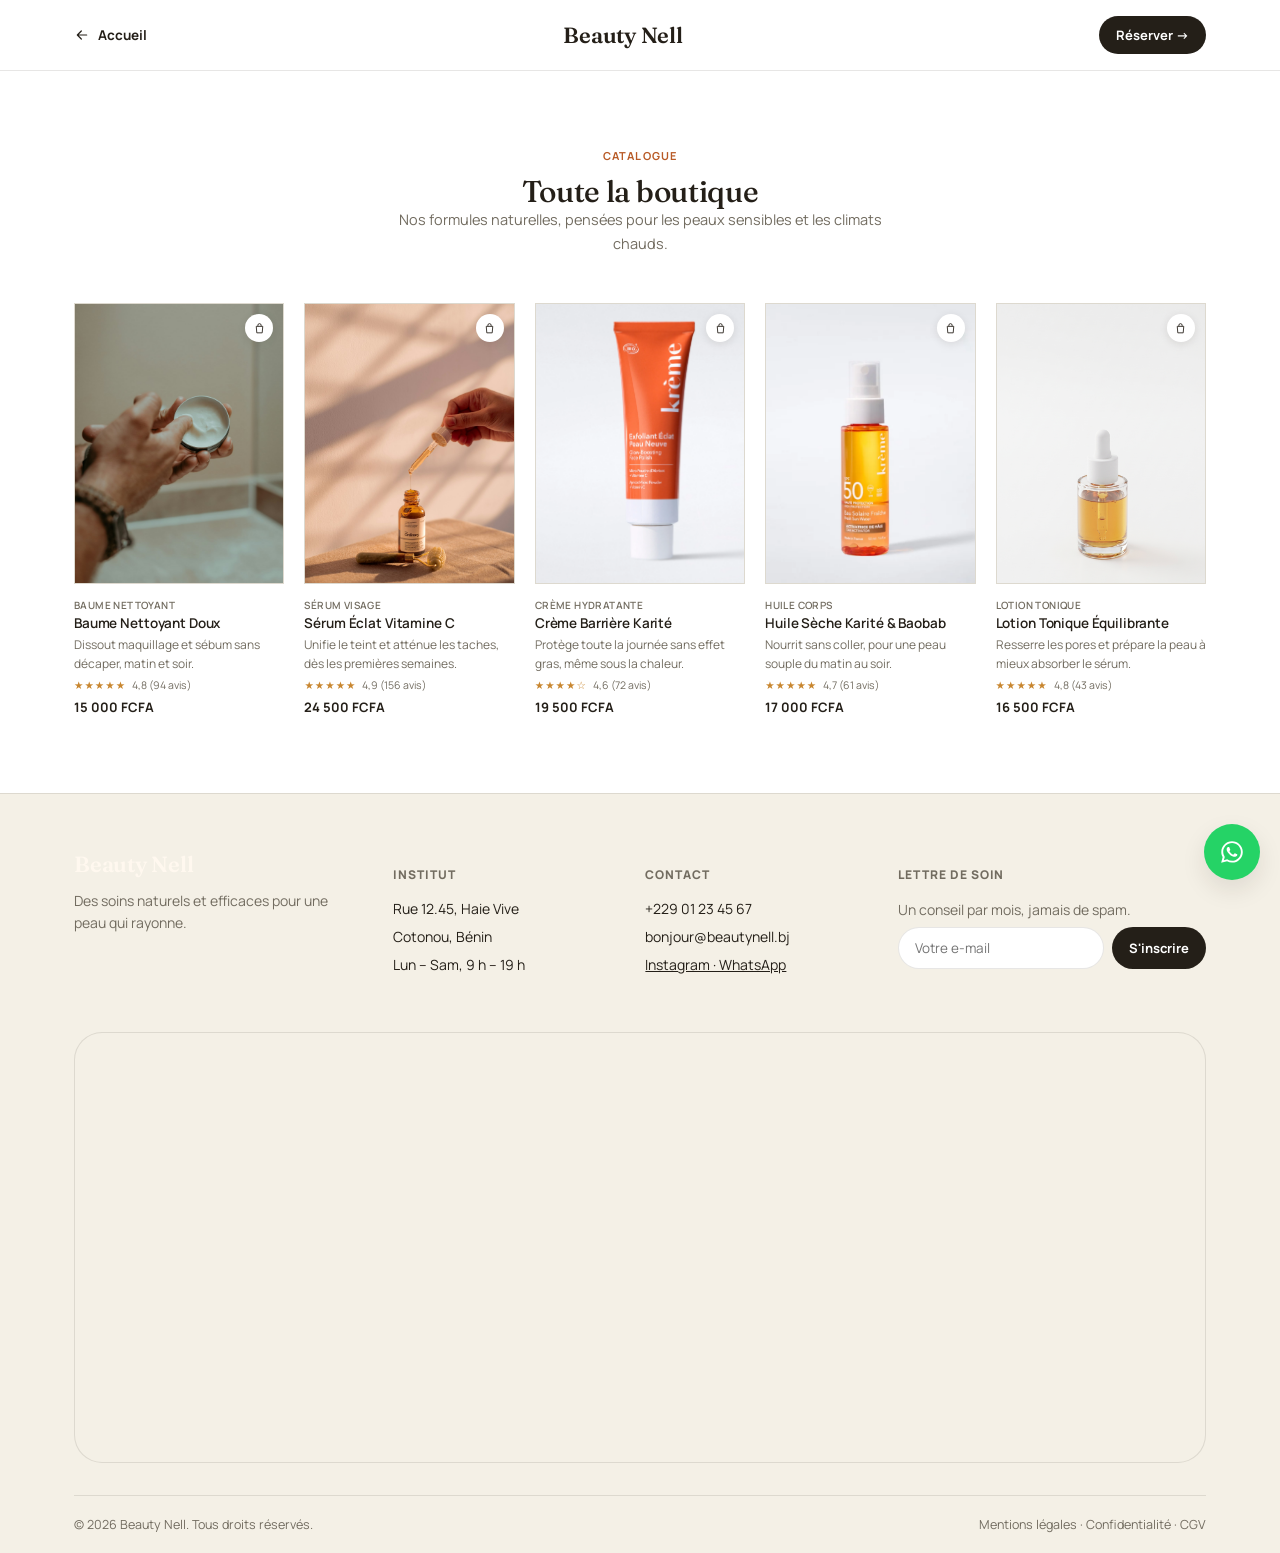
<file: catalogue.html>
<!DOCTYPE html>
<html lang="fr">
<head>
  <meta charset="UTF-8">
  <meta name="viewport" content="width=device-width, initial-scale=1.0">
  <meta name="color-scheme" content="light">
  <title>Catalogue — Beauty Nell</title>
  <meta name="description" content="Toute la boutique Beauty Nell : sérums, baumes, crèmes et huiles naturelles pour une peau qui rayonne.">
  <link rel="stylesheet" href="css/style.css">
</head>
<body>

  <header class="nav on-light" id="siteNav" style="position:relative;">
    <div class="wrap nav-row">
      <a class="back-link" href="index.html">
        <svg width="16" height="16" viewBox="0 0 24 24" fill="none"><path d="M19 12H5M11 6l-6 6 6 6" stroke="currentColor" stroke-width="1.8" stroke-linecap="round" stroke-linejoin="round"/></svg>
        Accueil
      </a>
      <a class="logo" href="index.html">Beauty&nbsp;Nell</a>
      <a class="btn btn-solid btn-sm" href="index.html#rdv">Réserver →</a>
    </div>
  </header>

  <main>
    <section>
      <div class="wrap">
        <div class="diag-head">
          <span class="eyebrow-center">Catalogue</span>
          <h2>Toute la boutique</h2>
          <p>Nos formules naturelles, pensées pour les peaux sensibles et les climats chauds.</p>
        </div>

        <div class="product-row">
          <div class="product-card">
            <div class="frame product-ph video-hover">
              <img class="vh-img" src="images/cleansing-balm.jpg" alt="Baume Nettoyant Doux, packshot">
              <video class="vh-video" src="videos/balm-jar.mp4" autoplay muted playsinline aria-hidden="true"></video>
              <a class="product-cart" href="#" aria-label="Ajouter Baume Nettoyant Doux au panier"><svg width="13" height="13" viewBox="0 0 24 24" fill="none"><path d="M6 8h12l-1 12H7L6 8z" stroke="currentColor" stroke-width="1.6" stroke-linejoin="round"/><path d="M9 8V6a3 3 0 016 0v2" stroke="currentColor" stroke-width="1.6"/></svg></a>
            </div>
            <span class="product-cat">Baume nettoyant</span>
            <h3>Baume Nettoyant Doux</h3>
            <p>Dissout maquillage et sébum sans décaper, matin et soir.</p>
            <div class="product-rating"><span class="stars">★★★★★</span><span class="product-reviews">4,8 (94 avis)</span></div>
            <span class="product-price">15&nbsp;000&nbsp;FCFA</span>
          </div>
          <div class="product-card">
            <div class="frame product-ph video-hover">
              <img class="vh-img" src="images/serum.jpg" alt="Sérum Éclat Vitamine C, goutte de sérum">
              <video class="vh-video" src="videos/serum-drop.mp4" autoplay muted playsinline aria-hidden="true"></video>
              <a class="product-cart" href="#" aria-label="Ajouter Sérum Éclat Vitamine C au panier"><svg width="13" height="13" viewBox="0 0 24 24" fill="none"><path d="M6 8h12l-1 12H7L6 8z" stroke="currentColor" stroke-width="1.6" stroke-linejoin="round"/><path d="M9 8V6a3 3 0 016 0v2" stroke="currentColor" stroke-width="1.6"/></svg></a>
            </div>
            <span class="product-cat">Sérum visage</span>
            <h3>Sérum Éclat Vitamine&nbsp;C</h3>
            <p>Unifie le teint et atténue les taches, dès les premières semaines.</p>
            <div class="product-rating"><span class="stars">★★★★★</span><span class="product-reviews">4,9 (156 avis)</span></div>
            <span class="product-price">24&nbsp;500&nbsp;FCFA</span>
          </div>
          <div class="product-card">
            <div class="frame product-ph video-hover">
              <img class="vh-img" src="images/cream-tube.jpg" alt="Crème Barrière Karité, tube">
              <video class="vh-video" src="videos/cream-tube.mp4" autoplay muted playsinline aria-hidden="true"></video>
              <a class="product-cart" href="#" aria-label="Ajouter Crème Barrière Karité au panier"><svg width="13" height="13" viewBox="0 0 24 24" fill="none"><path d="M6 8h12l-1 12H7L6 8z" stroke="currentColor" stroke-width="1.6" stroke-linejoin="round"/><path d="M9 8V6a3 3 0 016 0v2" stroke="currentColor" stroke-width="1.6"/></svg></a>
            </div>
            <span class="product-cat">Crème hydratante</span>
            <h3>Crème Barrière Karité</h3>
            <p>Protège toute la journée sans effet gras, même sous la chaleur.</p>
            <div class="product-rating"><span class="stars">★★★★☆</span><span class="product-reviews">4,6 (72 avis)</span></div>
            <span class="product-price">19&nbsp;500&nbsp;FCFA</span>
          </div>
          <div class="product-card">
            <div class="frame product-ph video-hover">
              <img class="vh-img" src="images/spray-bottle.jpg" alt="Huile Sèche Karité et Baobab, flacon spray">
              <video class="vh-video" src="videos/spray-bottle.mp4" autoplay muted playsinline aria-hidden="true"></video>
              <a class="product-cart" href="#" aria-label="Ajouter Huile Sèche Karité et Baobab au panier"><svg width="13" height="13" viewBox="0 0 24 24" fill="none"><path d="M6 8h12l-1 12H7L6 8z" stroke="currentColor" stroke-width="1.6" stroke-linejoin="round"/><path d="M9 8V6a3 3 0 016 0v2" stroke="currentColor" stroke-width="1.6"/></svg></a>
            </div>
            <span class="product-cat">Huile corps</span>
            <h3>Huile Sèche Karité &amp; Baobab</h3>
            <p>Nourrit sans coller, pour une peau souple du matin au soir.</p>
            <div class="product-rating"><span class="stars">★★★★★</span><span class="product-reviews">4,7 (61 avis)</span></div>
            <span class="product-price">17&nbsp;000&nbsp;FCFA</span>
          </div>
          <div class="product-card">
            <div class="frame product-ph video-hover">
              <img class="vh-img" src="images/serum-amber.jpg" alt="Lotion Tonique Équilibrante, flacon compte-gouttes ambré">
              <video class="vh-video" src="videos/serum-amber.mp4" autoplay muted playsinline aria-hidden="true"></video>
              <a class="product-cart" href="#" aria-label="Ajouter Lotion Tonique Équilibrante au panier"><svg width="13" height="13" viewBox="0 0 24 24" fill="none"><path d="M6 8h12l-1 12H7L6 8z" stroke="currentColor" stroke-width="1.6" stroke-linejoin="round"/><path d="M9 8V6a3 3 0 016 0v2" stroke="currentColor" stroke-width="1.6"/></svg></a>
            </div>
            <span class="product-cat">Lotion tonique</span>
            <h3>Lotion Tonique Équilibrante</h3>
            <p>Resserre les pores et prépare la peau à mieux absorber le sérum.</p>
            <div class="product-rating"><span class="stars">★★★★★</span><span class="product-reviews">4,8 (43 avis)</span></div>
            <span class="product-price">16&nbsp;500&nbsp;FCFA</span>
          </div>
        </div>
      </div>
    </section>
  </main>

  <footer id="contact">
    <div class="wrap">
      <div class="footer-grid">
        <div>
          <div class="logo">Beauty&nbsp;Nell</div>
          <p>Des soins naturels et efficaces pour une peau qui rayonne.</p>
        </div>
        <div>
          <h4>Institut</h4>
          <div class="footer-col">
            <span>Rue 12.45, Haie Vive</span>
            <span>Cotonou, Bénin</span>
            <span>Lun – Sam, 9&nbsp;h – 19&nbsp;h</span>
          </div>
        </div>
        <div>
          <h4>Contact</h4>
          <div class="footer-col">
            <span>+229 01 23 45 67</span>
            <span>bonjour@beautynell.bj</span>
            <a href="#" style="text-decoration:underline;">Instagram · WhatsApp</a>
          </div>
        </div>
        <div>
          <h4>Lettre de soin</h4>
          <p>Un conseil par mois, jamais de spam.</p>
          <form class="nl-row" id="nlForm">
            <label for="nlEmail" style="position:absolute;width:1px;height:1px;overflow:hidden;clip:rect(0,0,0,0);">Adresse e-mail</label>
            <input id="nlEmail" type="email" placeholder="Votre e-mail" required>
            <button class="btn btn-solid btn-sm" type="submit">S'inscrire</button>
          </form>
          <p class="nl-note" id="nlNote">&nbsp;</p>
        </div>
      </div>
      <div class="footer-map frame">
        <iframe
          src="https://www.google.com/maps?q=Haie+Vive,+Cotonou,+B%C3%A9nin&output=embed"
          width="100%" height="100%" style="border:0;" loading="lazy"
          referrerpolicy="no-referrer-when-downgrade"
          title="Localisation Beauty Nell, Rue 12.45 Haie Vive, Cotonou"></iframe>
      </div>
      <div class="foot-bottom">
        <span>© 2026 Beauty Nell. Tous droits réservés.</span>
        <span>Mentions légales · Confidentialité · CGV</span>
      </div>
    </div>
  </footer>

  <a class="wa-float" href="https://wa.me/229167975626" target="_blank" rel="noopener" aria-label="Écrire sur WhatsApp">
    <svg width="26" height="26" viewBox="0 0 24 24" fill="currentColor"><path d="M12.04 2C6.58 2 2.13 6.45 2.13 11.91c0 1.75.46 3.39 1.26 4.81L2 22l5.42-1.35a9.9 9.9 0 004.62 1.15h.01c5.46 0 9.91-4.45 9.91-9.91C21.96 6.45 17.5 2 12.04 2zm0 18.05h-.01a8.14 8.14 0 01-4.14-1.13l-.3-.18-3.08.77.82-3-.2-.31a8.13 8.13 0 01-1.25-4.3c0-4.5 3.66-8.17 8.17-8.17 4.5 0 8.16 3.66 8.16 8.17 0 4.5-3.66 8.15-8.17 8.15zm4.48-6.1c-.24-.12-1.45-.72-1.68-.8-.23-.08-.39-.12-.56.12-.16.24-.64.8-.79.97-.14.16-.29.18-.53.06-.24-.12-1.02-.38-1.95-1.2-.72-.64-1.2-1.44-1.35-1.68-.14-.24-.02-.37.11-.49.11-.11.24-.29.36-.43.12-.14.16-.24.24-.4.08-.16.04-.3-.02-.42-.06-.12-.56-1.34-.76-1.84-.2-.48-.4-.42-.56-.42h-.48c-.16 0-.42.06-.64.3-.22.24-.84.82-.84 2s.86 2.32.98 2.48c.12.16 1.7 2.6 4.13 3.64.58.25 1.03.4 1.38.51.58.18 1.11.16 1.53.1.47-.07 1.45-.59 1.65-1.16.2-.57.2-1.06.14-1.16-.06-.1-.22-.16-.46-.28z"/></svg>
  </a>

  <script src="js/main.js"></script>
</body>
</html>
</file>
<file: css/style.css>
/* ===========================================================
   Beauty Nell — feuille de style principale
   =========================================================== */

@import url('https://fonts.googleapis.com/css2?family=Fraunces:ital,opsz,wght@0,9..144,400;0,9..144,500;0,9..144,600;1,9..144,500;1,9..144,600&family=Manrope:wght@400;500;600;700;800&display=swap');

:root{
  --canvas:#ffffff;
  --canvas-deep:#f4f0e6;
  --canvas-card:#ffffff;
  --ink:#241f18;
  --ink-soft:#726c60;
  --forest:#37452c;
  --forest-deep:#1c2415;
  --forest-text:#f3ecdd;
  --ember:#b85a26;
  --ember-deep:#9a4a1d;
  --line:rgba(36,31,24,0.11);
  --star:#c8862f;
  --radius-sm:12px;
  --radius-md:20px;
  --radius-lg:28px;
  --shadow-sm:0 2px 8px rgba(36,31,24,.10);
  --shadow-md:0 10px 24px rgba(36,31,24,.10);
  --shadow-lg:0 20px 40px rgba(36,31,24,.14);
  color-scheme: light;
}

*{ box-sizing:border-box; }

html{ scroll-behavior:smooth; }

body{
  margin:0;
  background:var(--canvas);
  color:var(--ink);
  font-family:'Manrope',system-ui,-apple-system,'Segoe UI',sans-serif;
  -webkit-font-smoothing:antialiased;
  overflow-x:hidden;
}

img{ max-width:100%; display:block; }

h1,h2,h3{
  font-family:'Fraunces',Georgia,'Times New Roman',serif;
  font-weight:500;
  line-height:1.12;
  letter-spacing:-0.01em;
  margin:0;
  text-wrap:balance;
}

em{ font-style:italic; font-weight:500; color:var(--ember); }

p{ margin:0; line-height:1.62; color:var(--ink-soft); font-size:14.5px; }

a{ color:inherit; }

button{ font-family:inherit; }

.wrap{
  max-width:1180px;
  margin:0 auto;
  padding-inline:24px;
}

section{ padding-block:clamp(40px,6vw,80px); }

/* ---------- Barre d'annonce ---------- */
.announce{
  background:var(--canvas-deep);
  color:var(--ink-soft);
  text-align:center;
  font-size:11.5px;
  font-weight:600;
  letter-spacing:.02em;
  padding-block:8px;
  padding-inline:16px;
  border-bottom:1px solid var(--line);
}
.announce strong{ color:var(--ink); font-weight:700; }

/* ---------- Navigation ---------- */
.hero-wrap{ position:relative; }
header.nav{
  position:absolute;
  top:0;
  left:0; right:0;
  z-index:40;
  background:transparent;
  border-bottom:1px solid transparent;
  transition:background .35s ease, border-color .35s ease;
}
header.nav.is-fixed{ position:fixed; top:0; }
header.nav.on-light{
  background:color-mix(in srgb, var(--canvas) 92%, transparent);
  backdrop-filter:blur(10px);
  border-bottom:1px solid var(--line);
}
.nav-row{
  display:flex;
  align-items:center;
  justify-content:space-between;
  padding-block:16px;
  gap:16px;
}
.logo{
  font-family:'Fraunces',serif;
  font-weight:600;
  font-size:22px;
  letter-spacing:-0.01em;
  text-decoration:none;
  color:#fff8ef;
  transition:color .35s ease;
}
header.nav.on-light .logo{ color:var(--ink); }
.nav-links{
  display:flex;
  gap:32px;
  list-style:none;
  margin:0; padding:0;
  font-size:14.5px;
  font-weight:600;
}
.nav-links a{
  position:relative;
  text-decoration:none; opacity:.92;
  color:#fff8ef;
  padding-bottom:3px;
  transition:color .35s ease;
}
.nav-links a::after{
  content:""; position:absolute; left:0; bottom:0;
  width:0; height:1px; background:currentColor;
  transition:width .25s ease;
}
.nav-links a:hover::after{ width:100%; }
header.nav.on-light .nav-links a{ color:var(--ink); }
.nav-links a:hover{ opacity:1; }
.nav-links a:focus-visible{ outline:2px solid var(--ember); outline-offset:4px; border-radius:4px; }
.nav-cta{ display:flex; align-items:center; gap:14px; }
.back-link{
  display:inline-flex; align-items:center; gap:8px;
  text-decoration:none; color:var(--ink); font-weight:700; font-size:13.5px;
}
.back-link:hover{ color:var(--ember); }
.menu-toggle{
  display:none;
  background:none; border:1px solid rgba(255,248,239,.5); border-radius:var(--radius-sm);
  width:40px; height:40px; color:#fff8ef; cursor:pointer;
  align-items:center; justify-content:center;
  transition:color .35s ease, border-color .35s ease;
}
header.nav.on-light .menu-toggle{ color:var(--ink); border-color:var(--line); }
.menu-toggle:focus-visible{ outline:2px solid var(--ember); outline-offset:2px; }
.mobile-panel{
  display:none;
  background:var(--canvas);
  border-top:1px solid var(--line);
  padding:16px 24px 20px;
}
.mobile-panel.open{ display:block; }
.mobile-panel ul{
  list-style:none; margin:0; padding:0;
  display:flex; flex-direction:column; gap:14px;
  font-weight:700; font-size:15px;
}
.mobile-panel a{ text-decoration:none; color:var(--ink); }

/* ---------- Boutons ---------- */
.btn{
  display:inline-flex;
  align-items:center;
  gap:8px;
  border-radius:999px;
  padding:13px 24px;
  font-weight:700;
  font-size:14.5px;
  text-decoration:none;
  cursor:pointer;
  border:1.5px solid transparent;
  white-space:nowrap;
  transition:transform .15s ease, background .2s ease, color .2s ease, border-color .2s ease;
}
.btn:hover{ transform:translateY(-1px); }
.btn:focus-visible{ outline:2px solid var(--ember); outline-offset:2px; }
.btn-solid{ background:var(--ink); color:var(--canvas); }
.btn-solid:hover{ background:var(--forest-deep); }
.btn-ghost{ border-color:var(--ink); color:var(--ink); background:transparent; }
.btn-ghost:hover{ border-color:var(--ink); background:var(--ink); color:var(--canvas); }
.btn-on-dark{ border-color:rgba(255,255,255,.5); color:var(--forest-text); }
.btn-on-dark:hover{ border-color:#fff; background:rgba(255,255,255,.08); }
.btn-sm{ padding:9px 16px; font-size:13px; }

/* ---------- Cadres image ---------- */
.frame{
  border-radius:var(--radius-lg);
  overflow:hidden;
  border:1px solid var(--line);
  background:var(--canvas-deep);
}
.frame img, .frame video{ width:100%; height:100%; object-fit:cover; }
.video-hover{ position:relative; }
.video-hover .vh-video{
  position:absolute; inset:0; width:100%; height:100%; object-fit:cover;
  opacity:1; transition:opacity .5s ease;
}
.video-hover .vh-video.is-done{ opacity:0; }

/* ---------- Hero ---------- */
.hero{
  position:relative;
  display:block;
  width:100%;
  height:clamp(440px,58vw,620px);
  overflow:hidden;
  border-radius:0 0 40px 40px;
  color:#fff8ef;
}
.hero-bg{
  position:absolute;
  top:0; left:0;
  width:100%; height:100%;
  object-fit:cover;
  object-position:center;
  z-index:0;
}
.hero-overlay{
  position:absolute;
  top:0; left:0;
  width:100%; height:100%;
  z-index:1;
  background:
    linear-gradient(180deg, rgba(20,15,8,.62) 0%, rgba(20,15,8,.12) 26%, rgba(20,15,8,.05) 52%, rgba(20,15,8,.55) 88%, rgba(20,15,8,.72) 100%);
}
.hero .wrap{
  position:absolute;
  z-index:2;
  left:50%;
  bottom:0;
  transform:translateX(-50%);
  width:100%;
  display:grid;
  grid-template-columns:1.15fr .85fr;
  gap:32px;
  align-items:end;
  padding-block:88px 40px;
}
.eyebrow{
  display:inline-flex; align-items:center; gap:8px;
  font-size:11px; font-weight:700; letter-spacing:.07em;
  color:#fff8ef;
  border:1px solid rgba(255,248,239,.55);
  border-radius:999px;
  padding:6px 14px;
  margin-bottom:18px;
}
.hero h1{
  font-size:clamp(28px,3.6vw,44px);
  letter-spacing:-0.01em;
  color:#fff8ef;
}
.hero p.lede{ margin-top:16px; font-size:14.5px; max-width:42ch; color:rgba(255,248,239,.86); }
.hero-cta{ display:flex; flex-wrap:wrap; gap:12px; margin-top:26px; }
.hero-note{
  display:flex; flex-direction:column; align-items:flex-end; gap:7px;
  font-size:12.5px; font-weight:600; color:rgba(255,248,239,.9);
  text-align:right;
}
.stars{ color:var(--star); letter-spacing:1px; }

/* ---------- Bande de réassurance ---------- */
.trust{ background:var(--canvas-deep); border-block:1px solid var(--line); }
.trust .wrap{
  display:grid;
  grid-template-columns:repeat(4,1fr);
  gap:28px;
  padding-block:28px;
}
.trust-item{ display:flex; align-items:flex-start; gap:10px; font-size:12.5px; font-weight:600; }
.trust-item svg{ flex:none; color:var(--forest); margin-top:1px; }

/* ---------- Manifeste ---------- */
.manifesto-head{ display:grid; grid-template-columns:1.1fr .9fr; gap:48px; align-items:start; }
.manifesto-head p{ font-size:14.5px; max-width:50ch; }
.accent-word{ color:var(--forest); font-style:italic; }

.filigrane-wrap{
  position:relative;
  margin-top:56px;
  border-radius:32px;
  background:var(--canvas-deep);
  padding:clamp(40px,6vw,72px) clamp(20px,4vw,40px);
  overflow:hidden;
}
.filigrane-word{
  position:absolute; inset:0;
  display:flex; align-items:center; justify-content:center;
  font-family:'Fraunces',serif;
  font-weight:600;
  font-size:clamp(90px,16vw,220px);
  color:color-mix(in srgb, var(--forest) 16%, transparent);
  white-space:nowrap;
  user-select:none;
  pointer-events:none;
  letter-spacing:-0.02em;
}
.prod-head{
  position:relative;
  display:flex; justify-content:space-between; align-items:flex-end;
  gap:20px; flex-wrap:wrap;
  margin-bottom:28px;
}
.prod-eyebrow{
  display:block; font-size:11px; font-weight:700; letter-spacing:.09em; text-transform:uppercase;
  color:var(--ember); margin-bottom:8px;
}
.prod-title{ font-size:clamp(20px,2.4vw,26px); }

.product-row{
  position:relative;
  display:grid;
  grid-template-columns:repeat(5,1fr);
  gap:20px;
}
.product-card{
  display:flex; flex-direction:column; gap:4px;
}
.product-ph{ aspect-ratio:3/4; border-radius:0; }
.product-cat{
  font-size:10px; font-weight:600; text-transform:uppercase; letter-spacing:.04em;
  color:var(--ink-soft); margin-top:10px;
}
.product-card h3{ font-size:13.5px; font-weight:600; font-family:'Manrope',sans-serif; }
.product-card p{ font-size:12px; }
.product-rating{ display:flex; align-items:center; gap:6px; }
.product-rating .stars{ font-size:10.5px; }
.product-reviews{ font-size:10.5px; color:var(--ink-soft); }
.product-price{ font-size:13px; font-weight:700; color:var(--ink); margin-top:2px; }
.product-cart{
  position:absolute; top:10px; right:10px; z-index:2;
  width:28px; height:28px; border-radius:50%;
  background:#fff; color:var(--ink); border:none;
  display:flex; align-items:center; justify-content:center;
  padding:0; box-shadow:var(--shadow-sm);
  transition:transform .15s ease, background .2s ease, color .2s ease;
}
.product-cart:hover{ background:var(--ink); color:#fff; transform:scale(1.08); }

/* ---------- Diagnostic de peau ---------- */
.diag-head{ text-align:center; max-width:520px; margin:0 auto 48px; }
.eyebrow-center{
  display:block; font-size:11px; font-weight:700; letter-spacing:.1em; text-transform:uppercase;
  color:var(--ember); margin-bottom:12px;
}
.diag-head h2{ font-size:clamp(22px,2.8vw,30px); }

.diag-layout{ display:grid; grid-template-columns:.85fr 1fr .85fr; gap:40px; align-items:center; }

.diag-points{ list-style:none; margin:0; padding:0; display:flex; flex-direction:column; gap:32px; }
.diag-points li{ display:flex; flex-direction:column; gap:6px; }
.diag-tag{ display:inline-flex; align-items:center; gap:8px; font-size:12.5px; font-weight:700; }
.diag-tag i{ width:8px; height:8px; border-radius:50%; background:var(--ember); flex:none; }
.diag-points p{ font-size:13px; max-width:30ch; }

.diag-photo{ aspect-ratio:1/1; position:relative; }

.diag-side{ display:flex; flex-direction:column; gap:16px; }
.diag-side-head{ display:flex; justify-content:space-between; align-items:baseline; gap:12px; }
.diag-side-head h3{ font-size:15.5px; }
.diag-side-head a{ font-size:12px; font-weight:600; text-decoration:none; white-space:nowrap; }
.diag-thumbs{ display:grid; grid-template-columns:repeat(3,1fr); gap:8px; }
.diag-thumbs .frame{ aspect-ratio:1/1; }
.diag-promo{
  position:relative; display:block;
  border-radius:var(--radius-md); overflow:hidden; aspect-ratio:16/10;
  border:1px solid var(--line);
  background:var(--canvas-deep);
}
.diag-promo video{ width:100%; height:100%; object-fit:cover; display:block; }
.diag-cta{ width:100%; justify-content:center; }

/* ---------- Effet éclat : avant/après + témoignage (une seule carte) ---------- */
.ba-head{
  display:flex; justify-content:space-between; align-items:flex-end; gap:24px; flex-wrap:wrap;
  margin-bottom:28px;
}
.ba-head p{ max-width:36ch; font-size:13.5px; text-align:right; }

.glow-card{
  display:flex;
  flex-direction:column;
  align-items:center;
  gap:28px;
}
.ba{
  position:relative;
  width:100%;
  aspect-ratio:20/9;
  background:var(--canvas-deep);
  border:1px solid var(--line);
  border-radius:var(--radius-lg);
  overflow:hidden;
  touch-action:pan-y;
  cursor:ew-resize;
  --pos:50%;
}
.ba-layer{
  position:absolute; inset:0;
  width:100%; height:100%; object-fit:cover;
  pointer-events:none;
  user-select:none;
  -webkit-user-drag:none;
}
.ba-before{ clip-path:inset(0 calc(100% - var(--pos)) 0 0); }
.ba-tag{
  position:absolute; bottom:20px;
  font-family:'Fraunces',serif; font-style:italic; font-weight:500;
  font-size:17px; color:#fff;
  text-shadow:0 2px 10px rgba(0,0,0,.45);
  z-index:2;
}
.ba-tag.before{ left:22px; }
.ba-tag.after{ right:22px; }
.ba-line{
  position:absolute; top:0; bottom:0;
  left:var(--pos);
  width:2px; background:#fff;
  transform:translateX(-50%);
  z-index:3;
}
.ba-handle{
  position:absolute; top:50%; left:50%; transform:translate(-50%,-50%);
  width:40px; height:40px; border-radius:50%;
  background:#fff; color:var(--ink);
  display:flex; align-items:center; justify-content:center;
  box-shadow:0 4px 14px rgba(0,0,0,.28);
  pointer-events:none;
}

/* ---------- Rituel ---------- */
.ritual-heading{ font-size:clamp(22px,2.8vw,30px); max-width:16ch; margin-bottom:32px; }

.ritual-layout{ display:grid; grid-template-columns:.85fr 1.15fr; gap:56px; align-items:start; }
.ritual-image{ aspect-ratio:4/3.3; position:sticky; top:96px; }
.ritual-list{ list-style:none; margin:0; padding:0; }
.ritual-step{
  padding-block:26px;
  border-top:1px solid var(--line);
  display:flex; flex-direction:column; gap:10px;
}
.ritual-list li:last-child{ border-bottom:1px solid var(--line); }
.step-label{
  font-size:11px; font-weight:700; letter-spacing:.08em; text-transform:uppercase;
  color:var(--ember);
}
.ritual-step-head{ display:flex; align-items:center; justify-content:space-between; gap:16px; }
.ritual-step-head h3{ font-size:20px; }
.ritual-thumb{ width:52px; height:52px; border-radius:var(--radius-sm); flex:none; }
.ritual-step p{ font-size:13.5px; max-width:46ch; }
.ritual-step .btn{ align-self:flex-start; margin-top:4px; }

/* ---------- Méthode & soins institut ---------- */
.method-grid{ display:grid; grid-template-columns:repeat(3,1fr); gap:24px; margin:48px 0 56px; }
.method-card{ background:var(--canvas-card); border:1px solid var(--line); border-radius:var(--radius-md); padding:28px 24px; }
.method-num{ font-family:'Fraunces',serif; font-style:italic; font-size:28px; color:var(--ember); display:block; margin-bottom:10px; }
.method-card h3{ font-size:17px; margin-bottom:10px; }
.method-card p{ font-size:13.5px; }

.svc-vip{
  display:flex; flex-wrap:wrap; gap:24px; align-items:center; justify-content:space-between;
  background:var(--ink); color:var(--forest-text);
  border-radius:var(--radius-lg);
  padding:clamp(24px,3.5vw,36px);
  margin-bottom:40px;
}
.svc-vip-eyebrow{
  display:block; font-size:11px; font-weight:700; letter-spacing:.1em; text-transform:uppercase;
  color:var(--star); margin-bottom:10px;
}
.svc-vip-text h3{ color:var(--forest-text); font-size:clamp(20px,2.4vw,26px); margin-bottom:8px; }
.svc-vip-text p{ color:color-mix(in srgb, var(--forest-text) 78%, transparent); max-width:48ch; font-size:13.5px; }
.svc-vip-price{ display:flex; flex-direction:column; align-items:flex-start; gap:10px; }
.svc-vip-amount{ font-family:'Fraunces',serif; font-style:italic; font-size:28px; color:var(--forest-text); }

.svc-tabs{ display:flex; gap:10px; justify-content:center; margin-bottom:32px; flex-wrap:wrap; }
.svc-tab{
  background:var(--canvas-card); border:1px solid var(--line); border-radius:999px;
  padding:10px 22px; font-weight:700; font-size:13.5px; cursor:pointer; color:var(--ink-soft);
  transition:background .2s ease, color .2s ease, border-color .2s ease;
}
.svc-tab.is-active{ background:var(--ink); color:var(--canvas); border-color:var(--ink); }
.svc-tab:focus-visible{ outline:2px solid var(--ember); outline-offset:2px; }

.svc-grid{ display:grid; grid-template-columns:repeat(3,1fr); gap:20px; align-items:stretch; }
.svc-grid[hidden]{ display:none; }
.svc-card{
  background:var(--canvas-card); border:1px solid var(--line); border-radius:var(--radius-md);
  padding:24px; display:flex; flex-direction:column; gap:10px; height:100%;
  transition:box-shadow .2s ease, transform .2s ease;
}
.svc-card:hover{ box-shadow:var(--shadow-md); transform:translateY(-2px); }
.svc-icon{
  width:52px; height:52px; border-radius:var(--radius-sm);
  background:var(--canvas-deep); color:var(--ember);
  display:flex; align-items:center; justify-content:center;
  margin-bottom:2px;
}
.svc-badge{
  align-self:flex-start; background:var(--ember); color:#fff; font-size:10px; font-weight:800;
  letter-spacing:.06em; text-transform:uppercase; border-radius:999px; padding:4px 10px;
}
.svc-card h3{ font-size:17px; }
.svc-price{ font-family:'Fraunces',serif; font-style:italic; font-size:19px; color:var(--forest); }
.svc-card p{ font-size:13px; }
.svc-tags{ display:flex; flex-wrap:wrap; gap:6px; }
.svc-tags span{
  font-size:11px; font-weight:600; color:var(--ink-soft);
  background:var(--canvas-deep); border-radius:999px; padding:4px 10px;
}
.svc-meta{ display:flex; flex-wrap:wrap; gap:12px; font-size:11.5px; color:var(--ink-soft); font-weight:600; }
.svc-warn{
  background:color-mix(in srgb, var(--ember) 10%, var(--canvas-card));
  border:1px solid color-mix(in srgb, var(--ember) 30%, transparent);
  border-radius:var(--radius-sm);
  padding:10px 12px;
  font-size:12px;
  color:var(--ember-deep);
}
.svc-card .btn{ margin-top:auto; align-self:flex-start; padding-top:8px; }

/* ---------- Réservation ---------- */
.booking-layout{ display:grid; grid-template-columns:1.1fr .9fr; gap:40px; align-items:start; }
.booking-picker h3{ font-size:14px; font-weight:700; margin-bottom:14px; }
.booking-picker h3:not(:first-child){ margin-top:28px; }
.booking-days{ display:grid; grid-template-columns:repeat(4,1fr); gap:8px; }
.booking-day{
  background:var(--canvas-card); border:1px solid var(--line); border-radius:var(--radius-sm);
  padding:10px 6px; text-align:center; cursor:pointer; font-size:12px; font-weight:600; color:var(--ink);
}
.booking-day span{ display:block; font-size:10px; text-transform:uppercase; color:var(--ink-soft); font-weight:700; margin-bottom:2px; }
.booking-day.is-selected{ background:var(--ink); color:var(--canvas); border-color:var(--ink); }
.booking-day.is-selected span{ color:rgba(255,255,255,.7); }
.booking-day:focus-visible, .booking-slot:focus-visible{ outline:2px solid var(--ember); outline-offset:2px; }
.booking-slots{ display:grid; grid-template-columns:repeat(2,1fr); gap:8px; min-height:44px; }
.booking-hint{ grid-column:1/-1; font-size:13px; }
.booking-slot{
  background:var(--canvas-card); border:1px solid var(--line); border-radius:var(--radius-sm);
  padding:12px; text-align:center; cursor:pointer; font-size:13px; font-weight:600; color:var(--ink);
}
.booking-slot.is-selected{ background:var(--ink); color:var(--canvas); border-color:var(--ink); }
.booking-field{ display:block; margin-top:24px; font-size:12.5px; font-weight:700; }
.booking-field input{
  display:block; width:100%; margin-top:8px;
  border:1px solid var(--line); background:var(--canvas-card); border-radius:var(--radius-sm);
  padding:12px 14px; font-size:13.5px; font-family:inherit; color:var(--ink);
}
.booking-field input:focus-visible{ outline:2px solid var(--ember); }
.booking-side{ display:flex; flex-direction:column; gap:20px; }
.policy-box{ background:var(--canvas-card); border:1px solid var(--line); border-radius:var(--radius-md); padding:22px; }
.policy-box h4{ font-size:13px; text-transform:uppercase; letter-spacing:.06em; margin-bottom:12px; }
.policy-box ol, .policy-box ul{ margin:0; padding-left:18px; display:flex; flex-direction:column; gap:8px; font-size:13px; color:var(--ink-soft); }
.policy-warn{ margin-top:14px; font-size:12px; color:var(--ember-deep); }
.policy-check{ display:flex; gap:10px; align-items:flex-start; font-size:12.5px; color:var(--ink-soft); cursor:pointer; }
.policy-check input{ margin-top:2px; flex:none; }
.policy-check input:focus-visible{ outline:2px solid var(--ember); outline-offset:2px; }
.booking-note{ font-size:12px; }
#bookingSubmit{ width:100%; justify-content:center; }
#bookingSubmit:disabled{ opacity:.45; cursor:not-allowed; transform:none; }

/* ---------- FAQ + CTA ---------- */
.split{ display:grid; grid-template-columns:1.15fr .85fr; gap:40px; align-items:start; }
h2.section-title{ font-size:clamp(22px,2.4vw,28px); font-weight:500; margin-bottom:24px; }
details.faq{
  background:var(--canvas-card);
  border:1px solid var(--line);
  border-radius:var(--radius-md);
  margin-bottom:12px;
  overflow:hidden;
}
details.faq summary{
  list-style:none;
  cursor:pointer;
  padding:18px 20px;
  font-weight:700;
  font-size:15px;
  display:flex; justify-content:space-between; align-items:center; gap:12px;
}
details.faq summary::-webkit-details-marker{ display:none; }
details.faq summary:focus-visible{ outline:2px solid var(--ember); outline-offset:-3px; }
details.faq summary::after{
  content:"+";
  font-size:20px; font-weight:400; color:var(--ember); flex:none;
  transition:transform .2s ease;
}
details.faq[open] summary::after{ transform:rotate(45deg); }
details.faq .faq-body{ padding:0 20px 20px; font-size:14px; }
.faq-more{ display:flex; flex-direction:column; }
.faq-more[hidden]{ display:none; }
.faq-toggle{
  display:flex; align-items:center; gap:8px;
  background:none; border:none; cursor:pointer;
  font-family:inherit; font-weight:700; font-size:13.5px; color:var(--ink);
  padding:10px 4px; margin-top:4px;
}
.faq-toggle svg{ transition:transform .2s ease; }
.faq-toggle.is-open svg{ transform:rotate(90deg); }
.faq-toggle:hover{ color:var(--ember); }
.faq-toggle:focus-visible{ outline:2px solid var(--ember); outline-offset:2px; }

.cta-card{
  background:var(--ink);
  color:var(--forest-text);
  border-radius:var(--radius-lg);
  padding:clamp(28px,4vw,40px);
  position:sticky;
  top:96px;
}
.cta-card h3{ color:var(--forest-text); font-size:26px; margin-bottom:14px; }
.cta-card p{ color:color-mix(in srgb, var(--forest-text) 78%, transparent); margin-bottom:26px; font-size:14.5px; }
.cta-row{ display:flex; flex-wrap:wrap; gap:12px; }

/* ---------- Pied de page ---------- */
footer{ background:var(--canvas-deep); border-top:1px solid var(--line); }
.footer-grid{
  display:grid;
  grid-template-columns:1.3fr 1fr 1fr 1.1fr;
  gap:32px;
  padding-block:56px 32px;
}
.footer-map{ aspect-ratio:21/8; margin-bottom:32px; }
.footer-map iframe{ display:block; }
.footer-grid h4{
  font-size:12px; text-transform:uppercase; letter-spacing:.08em; font-weight:800;
  color:var(--ink-soft); margin-bottom:16px;
}
.footer-grid .logo{ margin-bottom:12px; }
.footer-grid p{ font-size:14px; }
.footer-col{ display:flex; flex-direction:column; gap:9px; font-size:14px; }
.footer-col a{ text-decoration:none; }
.footer-col a:hover{ color:var(--ember); }
.nl-row{ display:flex; gap:8px; margin-top:6px; }
.nl-row input{
  flex:1; min-width:0;
  border:1px solid var(--line);
  background:var(--canvas-card);
  border-radius:999px;
  padding:11px 16px;
  font-size:13.5px;
  color:var(--ink);
  font-family:inherit;
}
.nl-row input:focus-visible{ outline:2px solid var(--ember); }
.nl-note{ font-size:11.5px; margin-top:8px; color:var(--ink-soft); min-height:14px; }
.foot-bottom{
  border-top:1px solid var(--line);
  padding-block:20px;
  display:flex; justify-content:space-between; flex-wrap:wrap; gap:10px;
  font-size:12.5px; color:var(--ink-soft);
}

/* ---------- Responsive ---------- */
@media (max-width:920px){
  .hero{ height:auto; min-height:560px; }
  .hero .wrap{ grid-template-columns:1fr; gap:22px; padding-block:88px 32px; }
  .hero-note{ align-items:flex-start; text-align:left; }
  .trust .wrap{ grid-template-columns:repeat(2,1fr); }
  .manifesto-head{ grid-template-columns:1fr; gap:20px; }
  .product-row{ grid-template-columns:repeat(2,1fr); }
  .diag-layout{ grid-template-columns:1fr; gap:32px; }
  .diag-photo{ aspect-ratio:1/1; order:-1; max-width:420px; margin:0 auto; }
  .diag-points{ flex-direction:row; flex-wrap:wrap; gap:24px; }
  .diag-points li{ flex:1 1 220px; }
  .ritual-layout{ grid-template-columns:1fr; gap:28px; }
  .ritual-image{ position:static; aspect-ratio:16/10; }
  .split{ grid-template-columns:1fr; }
  .cta-card{ position:static; }
  .footer-grid{ grid-template-columns:1fr 1fr; }
  .method-grid{ grid-template-columns:1fr; }
  .svc-grid{ grid-template-columns:1fr 1fr; }
  .svc-vip{ flex-direction:column; align-items:flex-start; }
  .svc-vip-price{ width:100%; }
  .booking-layout{ grid-template-columns:1fr; }
}

@media (max-width:640px){
  .nav-links{ display:none; }
  .menu-toggle{ display:flex; }
  .nav-cta .btn span.long{ display:none; }
  .product-row{ grid-template-columns:1fr 1fr; }
  .ba-head p{ text-align:left; }
  .footer-grid{ grid-template-columns:1fr; padding-block:40px 24px; }
  .footer-map{ aspect-ratio:4/3; }
  section{ padding-block:40px; }
  .svc-grid{ grid-template-columns:1fr; }
  .booking-days{ grid-template-columns:repeat(2,1fr); }
  .booking-slots{ grid-template-columns:1fr 1fr; }
}

/* ---------- Bouton WhatsApp flottant ---------- */
.wa-float{
  position:fixed; right:20px; bottom:20px; z-index:60;
  width:56px; height:56px; border-radius:50%;
  background:#25D366; color:#fff;
  display:flex; align-items:center; justify-content:center;
  box-shadow:var(--shadow-md);
  transition:transform .15s ease;
}
.wa-float:hover{ transform:translateY(-2px) scale(1.04); }
.wa-float:focus-visible{ outline:2px solid #fff; outline-offset:3px; }

@media (prefers-reduced-motion:reduce){
  html{ scroll-behavior:auto; }
  *{ transition:none!important; animation:none!important; }
}
</file>
